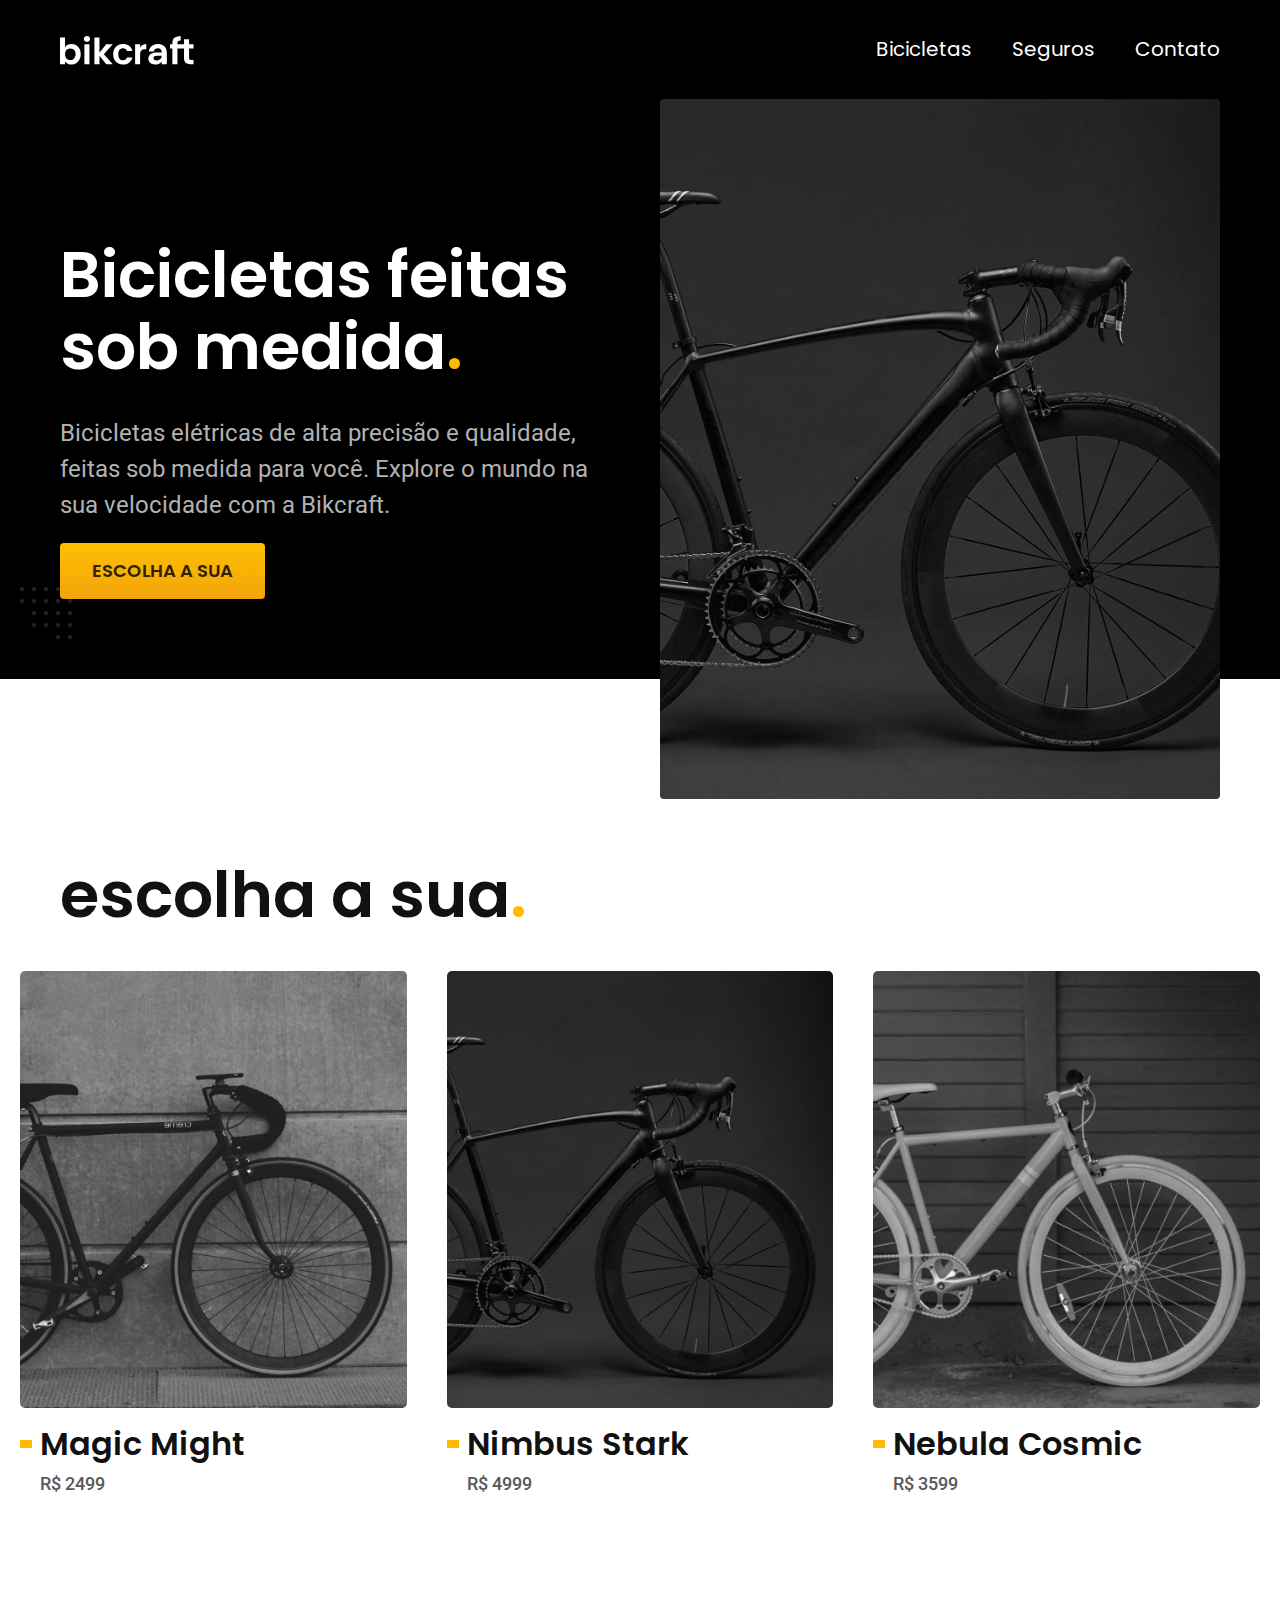
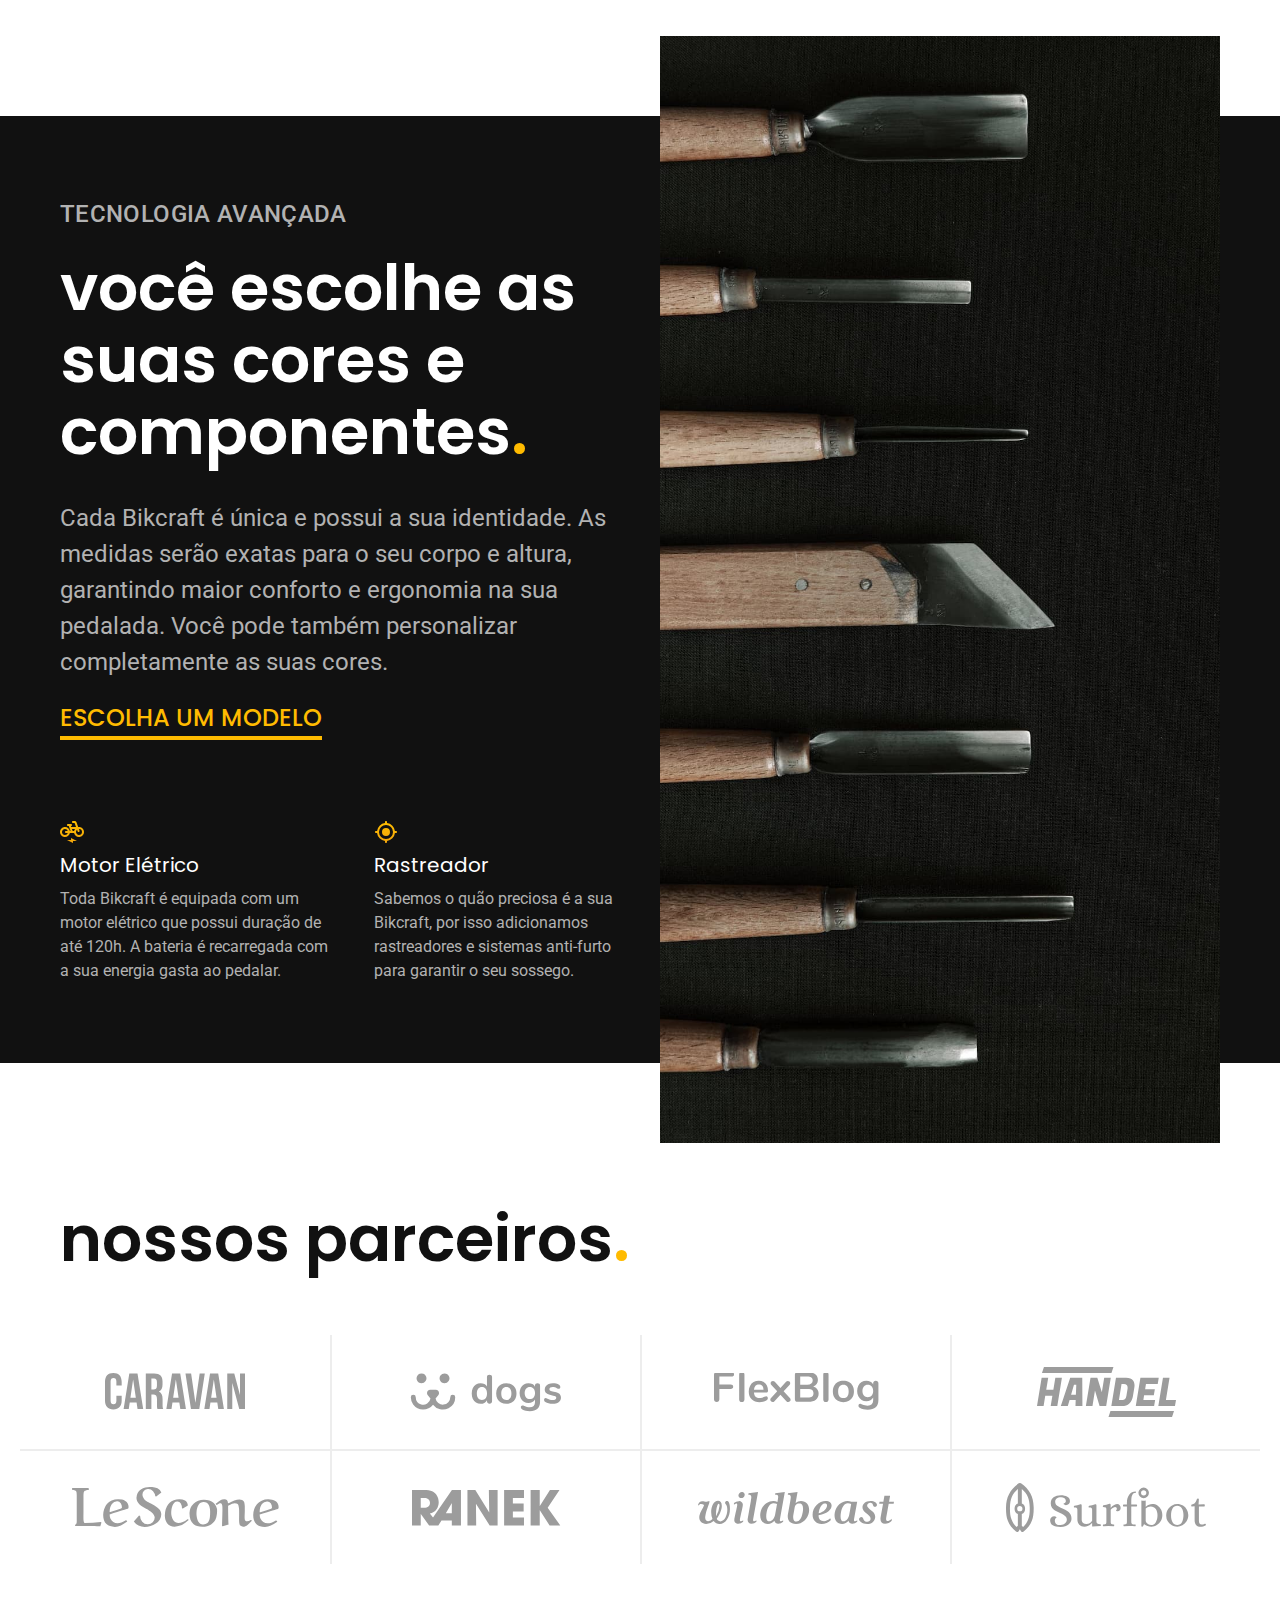
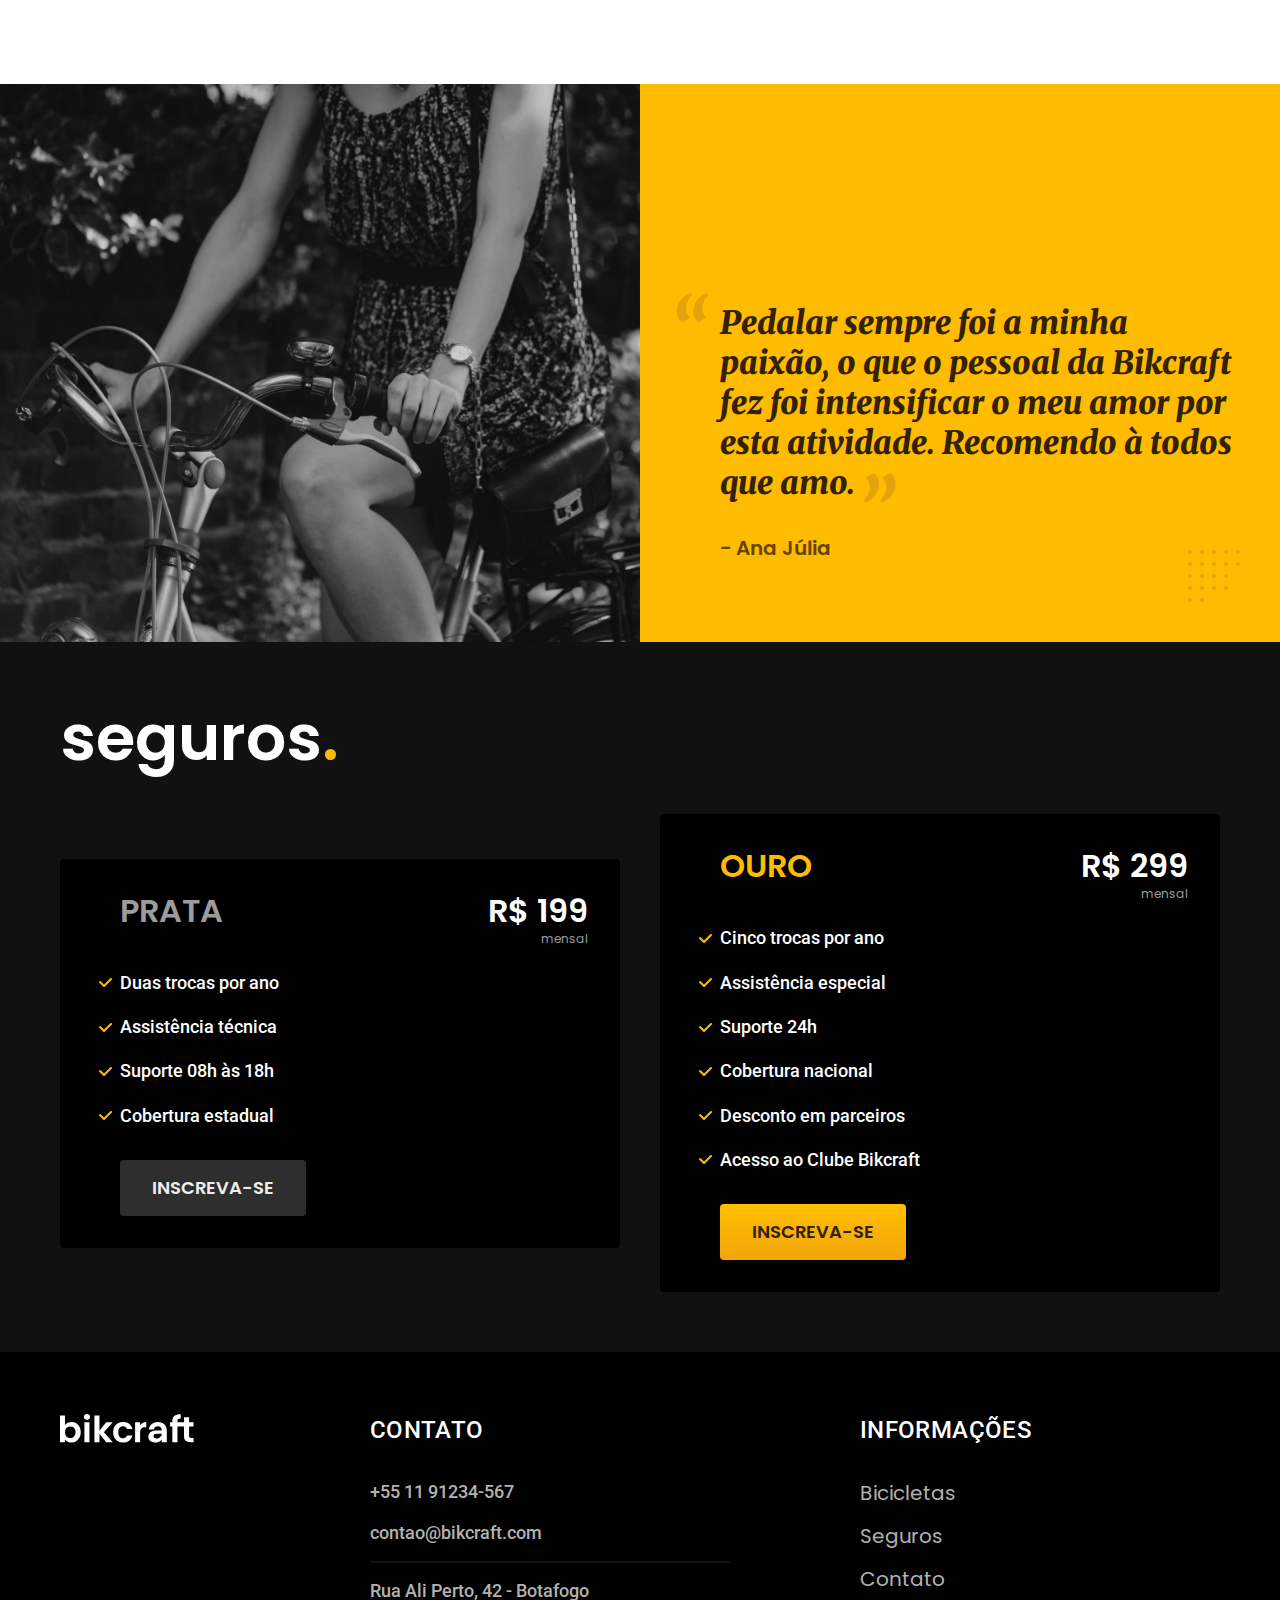
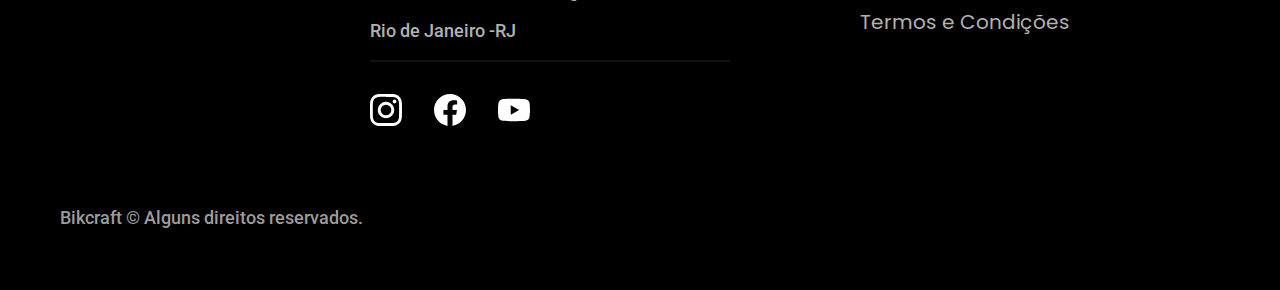
<file: index.html>
<!DOCTYPE html>
<html lang="pt-br">

<head>
  <meta charset="UTF-8">
  <meta name="viewport" content="width=device-width, initial-scale=1">
  <meta name="description" content="Bicicletas elétricas de alta precisão e qualidade, feitas sob medida para você. Explore o mundo na sua velocidade com a Bikcraft.">

  <link rel="icon" href="./favicon.svg" type="image/svg+xml">
  <link rel="preload" href="./css/style.min.css" as="style">
  <link rel="stylesheet" href="./css/style.min.css">

  <link rel="preconnect" href="https://fonts.googleapis.com">
  <link rel="preconnect" href="https://fonts.gstatic.com" crossorigin>
  <link href="https://fonts.googleapis.com/css2?family=Merriweather:ital,wght@1,900&family=Poppins:wght@400;600&family=Roboto:wght@400;500&display=swap" rel="stylesheet">

  <title>Bikcraft - Bicicletas Elétricas</title>
  <script>document.documentElement.classList.add('js');</script>
</head>

<body>
  <header class="header-bg">
    <div class="container header">
      <a href="./">
        <img src="./img/bikcraft.svg" width="136" height="32" alt="Bikcraft">
      </a>
      <nav aria-label="primaria">
        <ul class="header-menu font-1-m cor-0">
          <li><a href="./bicicletas.html">Bicicletas</a></li>
          <li><a href="./seguros.html">Seguros</a></li>
          <li><a href="./contato.html">Contato</a></li>
        </ul>
      </nav>
    </div>
  </header>

  <main class="introducao-bg">
    <div class="introducao container">
      <div class="introducao-conteudo">
        <h1 class="font-1-xxl cor-0 fadeInDown" data-anime="200">Bicicletas feitas sob medida<span class="cor-p1">.</span></h1>
        <p class="font-2-l cor-5 fadeInDown" data-anime="400">Bicicletas elétricas de alta precisão e qualidade, feitas sob medida para você. Explore o mundo na sua velocidade com a Bikcraft.</p>
        <a class="botao fadeInDown" data-anime="600" href="./bicicletas.html">Escolha a sua</a>
      </div>
      <picture data-anime="800" class="fadeInDown">
        <source media="(max-width: 800px)" srcset="./img/bicicletas/nimbus.jpg">
        <img src="./img/fotos/introducao.jpg" width="1280" height="1600" alt="Bicicleta elétrica preta">
      </picture>
    </div>
  </main>

  <article class="bicicletas-lista">
    <h2 class="container font-1-xxl">escolha a sua<span class="cor-p1">.</span></h2>

    <ul>
      <li>
        <a href="./bicicletas/magic.html">
          <img src="./img/bicicletas/magic-home.jpg" width="920" height="1040" alt="Bicileta preta">
          <h3 class="font-1-xl">Magic Might</h3>
          <span class="font-2-m cor-8">R$ 2499</span>
        </a>
      </li>
      <li>
        <a href="./bicicletas/nimbus.html">
          <img src="./img/bicicletas/nimbus-home.jpg" width="920" height="1040" alt="Bicileta preta">
          <h3 class="font-1-xl">Nimbus Stark</h3>
          <span class="font-2-m cor-8">R$ 4999</span>
        </a>
      </li>
      <li>
        <a href="./bicicletas/nebula.html">
          <img src="./img/bicicletas/nebula-home.jpg" width="920" height="1040" alt="Bicileta preta">
          <h3 class="font-1-xl">Nebula Cosmic</h3>
          <span class="font-2-m cor-8">R$ 3599</span>
        </a>
      </li>
    </ul>

  </article>

  <article class="tecnologia-bg">
    <div class="tecnologia container">

      <div class="tecnologia-conteudo">
        <span class="font-2-l-b cor-5">Tecnologia avançada</span>
        <h2 class="font-1-xxl cor-0">você escolhe as suas cores e componentes<span class="cor-p1">.</span></h2>
        <p class="font-2-l cor-5">Cada Bikcraft é única e possui a sua identidade. As medidas serão exatas para o seu corpo e altura, garantindo maior conforto e ergonomia na sua pedalada. Você pode também personalizar completamente as suas cores.</p>
        <a class="link" href="./bicicletas.html">Escolha um modelo</a>

        <div class="tecnologia-vantagens">
          <div>
            <img src="./img/icones/eletrica.svg" width="24" height="24" alt="">
            <h3 class="font-1-m cor-0">Motor Elétrico</h3>
            <p class="font-2-s cor-5">Toda Bikcraft é equipada com um motor elétrico que possui duração de até 120h. A bateria é recarregada com a sua energia gasta ao pedalar.</p>
          </div>
          <div>
            <img src="./img/icones/rastreador.svg" width="24" height="24" alt="">
            <h3 class="font-1-m cor-0">Rastreador</h3>
            <p class="font-2-s cor-5">Sabemos o quão preciosa é a sua Bikcraft, por isso adicionamos rastreadores e sistemas anti-furto para garantir o seu sossego.</p>
          </div>
        </div>

      </div>

      <div class="tecnologia-imagem">
        <img src="./img/fotos/tecnologia.jpg" width="1200" height="1920" alt="">
      </div>

    </div>
  </article>

  <section class="parceiros" aria-label="Nossos parceiros">
    <h2 class="container font-1-xxl">nossos parceiros<span class="cor-p1">.</span></h2>

    <ul>
      <li><img src="./img/parceiros/caravan.svg" width="140" height="38" alt="caravan"></li>
      <li><img src="./img/parceiros/dogs.svg" width="152" height="39" alt="dogs"></li>
      <li><img src="./img/parceiros/flexblog.svg" width="165" height="38" alt="flexblog"></li>
      <li><img src="./img/parceiros/handel.svg" width="139" height="50" alt="handel"></li>
      <li><img src="./img/parceiros/lescone.svg" width="208" height="41" alt="lescone"></li>
      <li><img src="./img/parceiros/ranek.svg" width="149" height="36" alt="ranek"></li>
      <li><img src="./img/parceiros/wildbeast.svg" width="196" height="34" alt="wildbeast"></li>
      <li><img src="./img/parceiros/surfbot.svg" width="200" height="49" alt="surfbot"></li>
    </ul>

  </section>

  <section class="depoimento" aria-label="depoimento">
    <div>
      <img src="./img/fotos/depoimento.jpg" width="1560" height="1360" alt="Pessoa pedalando uma bicicleta bikcraft">
    </div>

    <div class="depoimento-conteudo">
      <blockquote class="font-1-xl cor-p5">
        <p>Pedalar sempre foi a minha paixão, o que o pessoal da Bikcraft fez foi intensificar o meu amor por esta atividade. Recomendo à todos que amo.</p>
      </blockquote>
      <span class="font-1-m-b cor-p4">- Ana Júlia</span>
    </div>
  </section>

  <article class="seguros-bg">
    <div class="seguros container">

      <h2 class="font-1-xxl cor-0">seguros<span class="cor-p1">.</span></h2>
      <div class="seguros-item">
        <h3 class="font-1-xl cor-6">PRATA</h3>
        <span class="font-1-xl cor-0">R$ 199 <span class="font-1-xs cor-6">mensal</span></span>
        <ul class="font-2-m cor-0">
          <li>Duas trocas por ano</li>
          <li>Assistência técnica</li>
          <li>Suporte 08h às 18h</li>
          <li>Cobertura estadual</li>
        </ul>
        <a class="botao secundario" href="./orcamento.html">Inscreva-se</a>
      </div>

      <div class="seguros-item">
        <h3 class="font-1-xl cor-p1">OURO</h3>
        <span class="font-1-xl cor-0">R$ 299 <span class="font-1-xs cor-6">mensal</span></span>
        <ul class="font-2-m cor-0">
          <li>Cinco trocas por ano</li>
          <li>Assistência especial</li>
          <li>Suporte 24h</li>
          <li>Cobertura nacional</li>
          <li>Desconto em parceiros</li>
          <li>Acesso ao Clube Bikcraft</li>
        </ul>
        <a class="botao" href="./orcamento.html">Inscreva-se</a>
      </div>

    </div>
  </article>

  <footer class="footer-bg">
    <div class="footer container">

      <img src="./img/bikcraft.svg" width="136" height="32" alt="bikcraft">
      <div class="footer-contato">
        <h3 class="font-2-l-b cor-0">Contato</h3>
        <ul class="cor-5 font-2-m">
          <li><a href="tel:+551191234567">+55 11 91234-567</a></li>
          <li><a href="mailto:contato@bikcraft.com">contao@bikcraft.com</a></li>
          <li>Rua Ali Perto, 42 - Botafogo</li>
          <li>Rio de Janeiro -RJ</li>
        </ul>

        <div class="footer-redes">
          <a href="./">
            <img src="./img/redes/instagram.svg" width="32" height="32" alt="Instagram">
          </a>
          <a href="./">
            <img src="./img/redes/facebook.svg" width="32" height="32" alt="Facebook">
          </a>
          <a href="./">
            <img src="./img/redes/youtube.svg" width="32" height="32" alt="Youtube">
          </a>
        </div>

      </div>

      <div class="footer-informacoes">
        <h3 class="font-2-l-b cor-0">Informações</h3>
        <nav>
          <ul class="cor-5 font-1-m">
            <li><a href="./bicicletas.html">Bicicletas</a></li>
            <li><a href="./seguros.html"> Seguros</a></li>
            <li><a href="./contato.html">Contato</a></li>
            <li><a href="./termos.html">Termos e Condições</a></li>
          </ul>
        </nav>
      </div>
      <p class="footer-copy font-2-m cor-6">Bikcraft © Alguns direitos reservados.</p>
    </div>
  </footer>
  <script src="./js/plugins/simple-anime.js"></script>
  <script src="./js/script.js"></script>
</body>

</html>
</file>
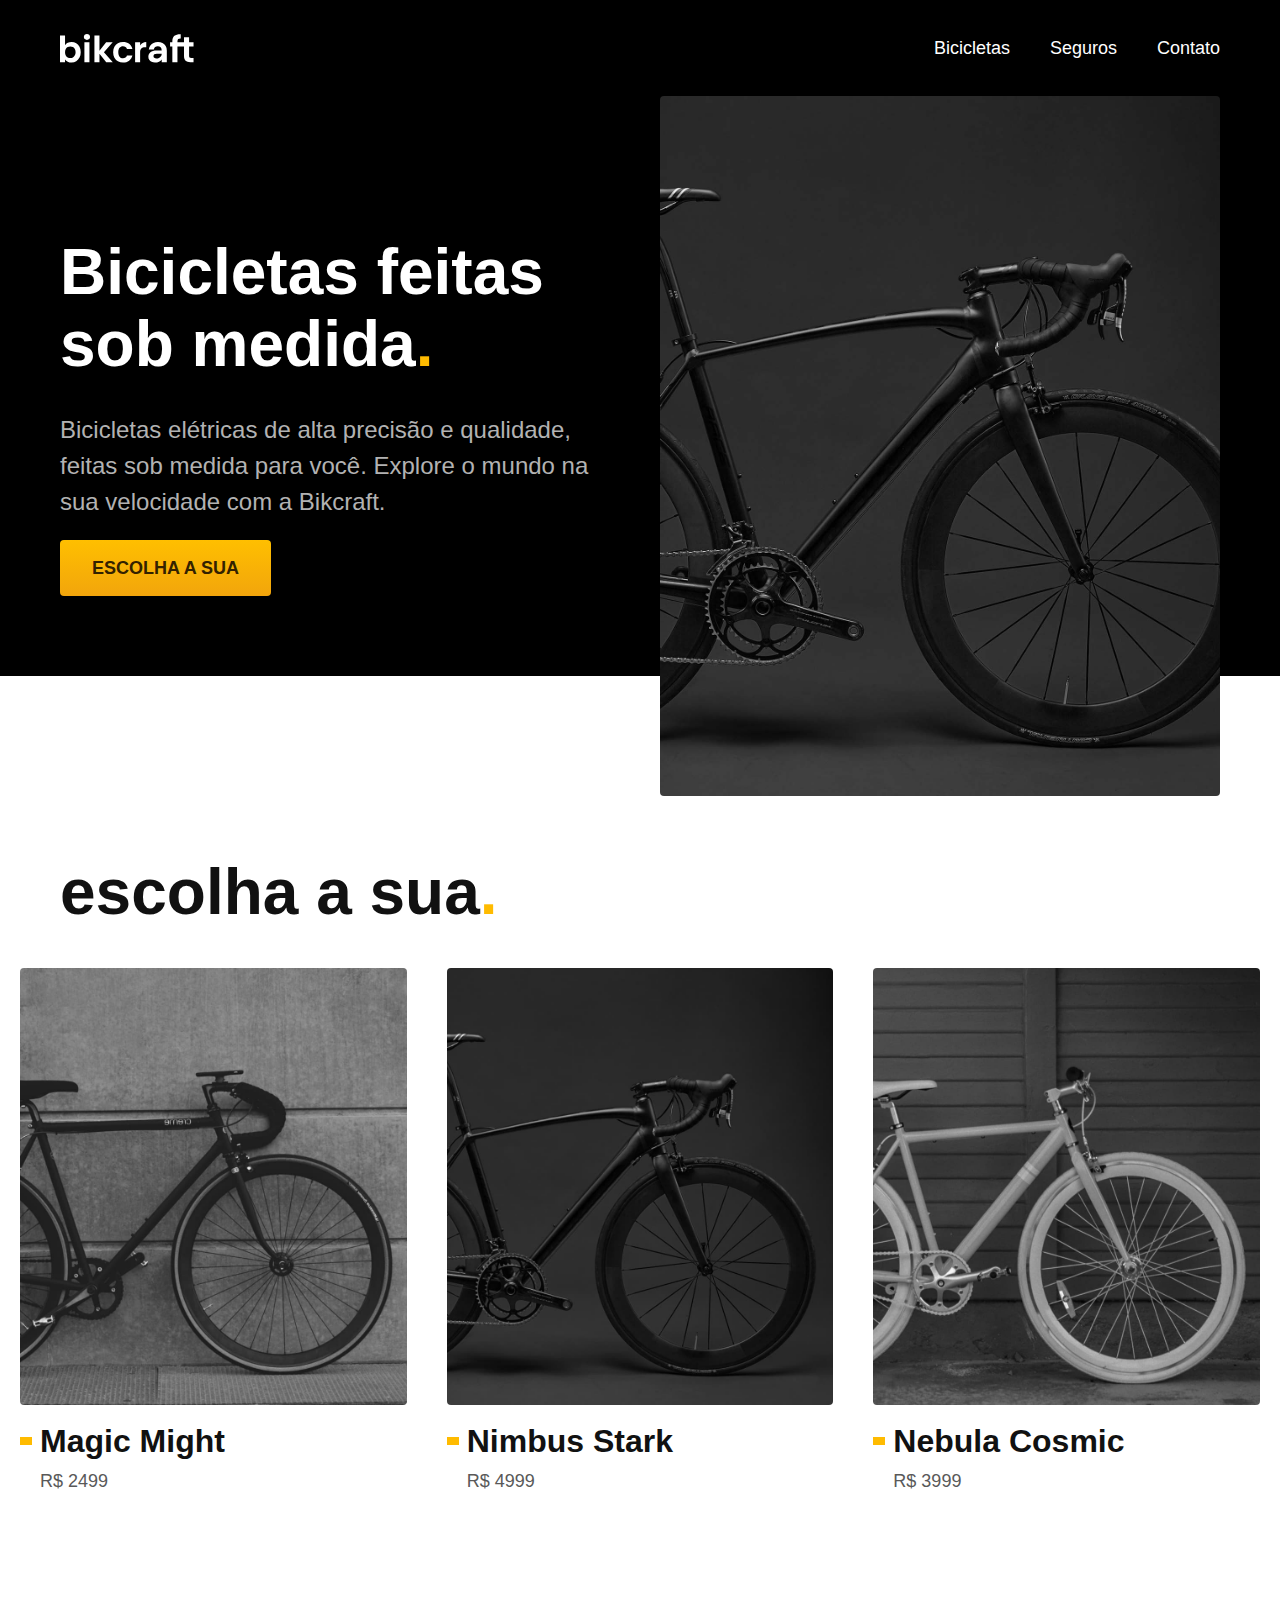
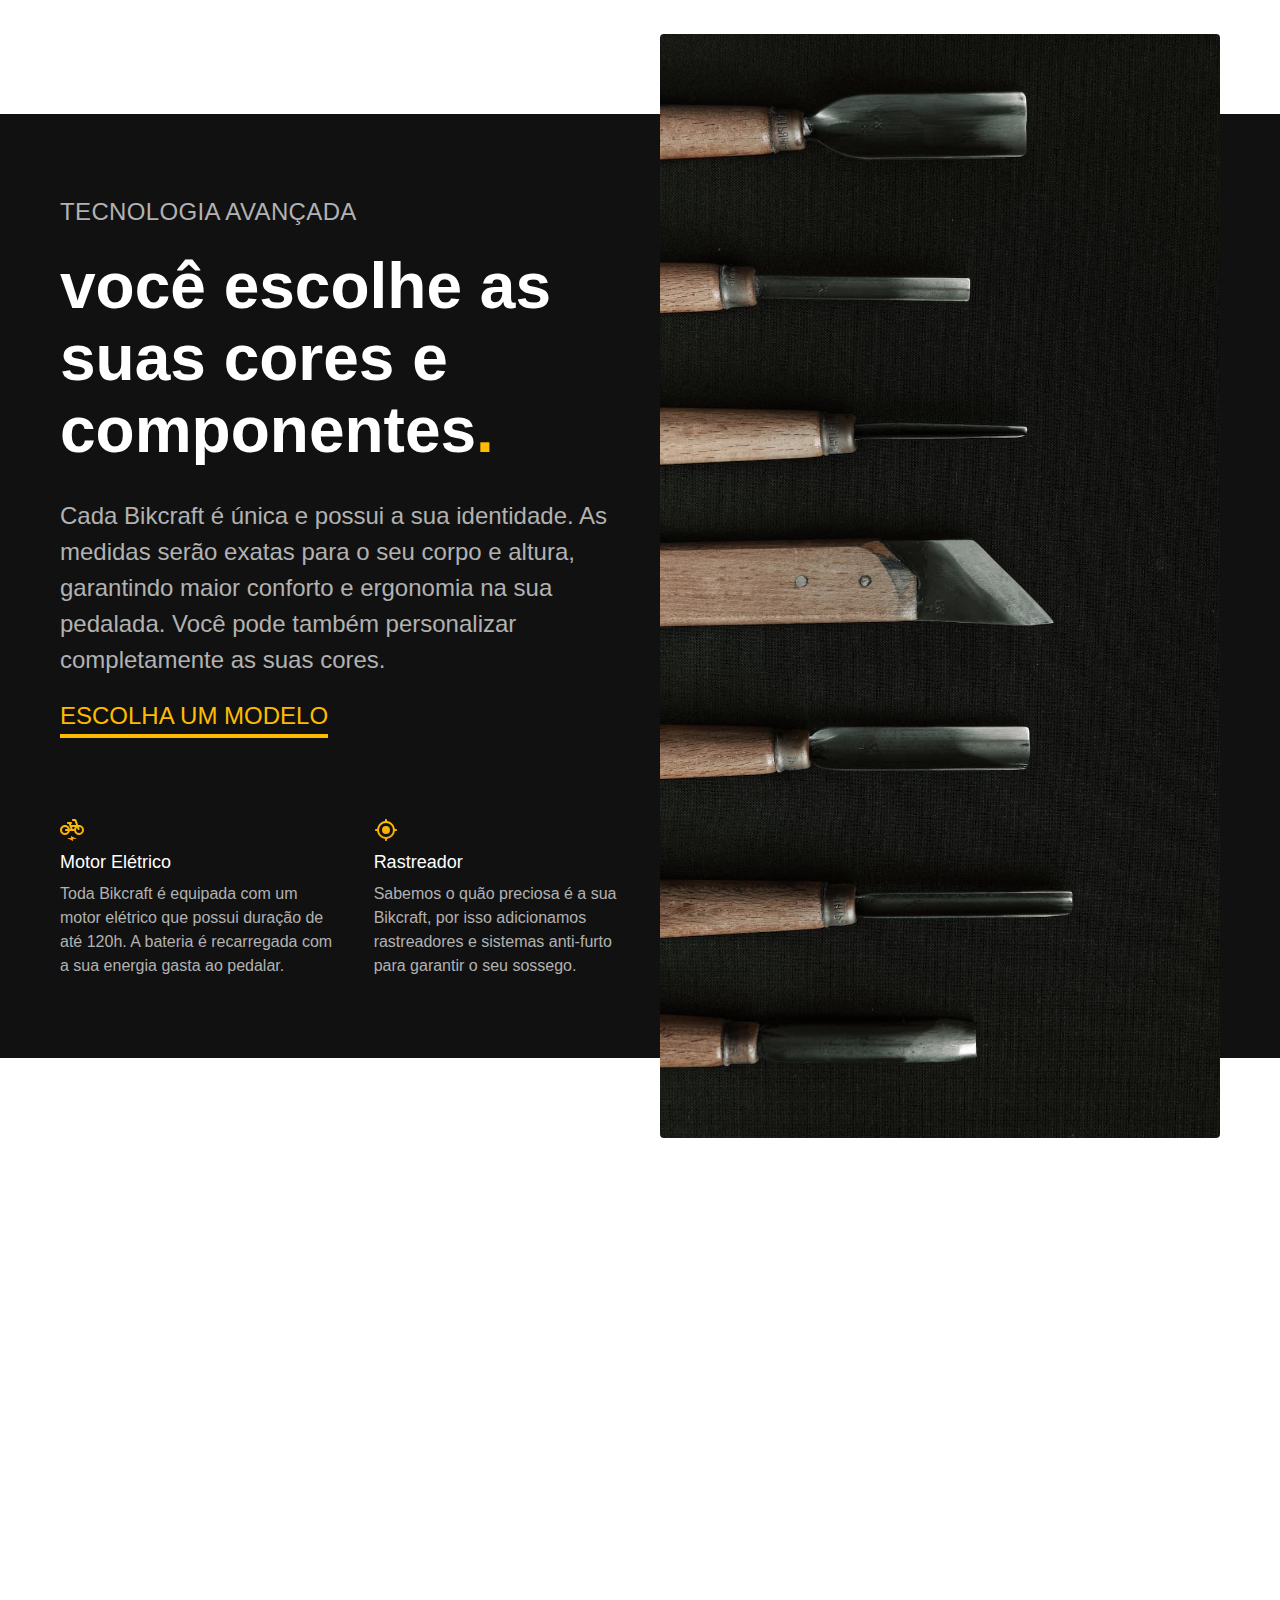
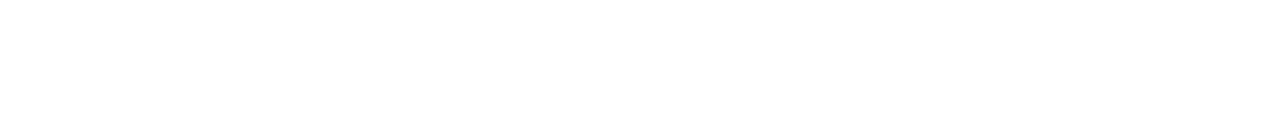
<file: 10-projeto-final/1014-tecnologia/index.html>
<!DOCTYPE html>
<html lang="pt-br">

<head>
  <meta charset="UTF-8">
  <meta name="viewport" content="width=device-width, initial-scale=1.0">

  <title>Bikcraft - Bicicletas Elétricas</title>
  <meta name="description" content="Bicicletas elétricas de alta precisão e qualidade, feitas sob medida para o cliente. Explore o mundo na sua velocidade com a Bikcraft.">

  <link rel="stylesheet" href="./css/style.css">
</head>

<body>
  <header class="header-bg">
    <div class="header container">
      <a href="./">
        <img src="./img/bikcraft.svg" alt="Bikcraft">
      </a>

      <nav aria-label="primaria">
        <ul class="header-menu font-1-m cor-0">
          <li><a href="./bicicletas.html">Bicicletas</a></li>
          <li><a href="./seguros.html">Seguros</a></li>
          <li><a href="./contato.html">Contato</a></li>
        </ul>
      </nav>
    </div>
  </header>

  <main class="introducao-bg">
    <div class="introducao container">
      <div class="introducao-conteudo">
        <h1 class="font-1-xxl cor-0">Bicicletas feitas sob medida<span class="cor-p1">.</span></h1>
        <p class="font-2-l cor-5">Bicicletas elétricas de alta precisão e qualidade, feitas sob medida para você. Explore o mundo na sua velocidade com a Bikcraft.</p>
        <a class="botao" href="./bicicletas.html">Escolha a sua</a>
      </div>
      <div>
        <img src="./img/fotos/introducao.jpg" alt="Bicicleta elétrica preta.">
      </div>
    </div>
  </main>

  <article class="bicicletas-lista">
    <h2 class="container font-1-xxl">escolha a sua<span class="cor-p1">.</span></h2>

    <ul>
      <li>
        <a href="./bicicletas/magic.html">
          <img src="./img/bicicletas/magic-home.jpg" alt="Bicicleta preta">
          <h3 class="font-1-xl">Magic Might</h3>
          <span class="font-2-m cor-8">R$ 2499</span>
        </a>
      </li>
      <li>
        <a href="./bicicletas/nimbus.html">
          <img src="./img/bicicletas/nimbus-home.jpg" alt="Bicicleta preta">
          <h3 class="font-1-xl">Nimbus Stark</h3>
          <span class="font-2-m cor-8">R$ 4999</span>
        </a>
      </li>
      <li>
        <a href="./bicicletas/nebula.html">
          <img src="./img/bicicletas/nebula-home.jpg" alt="Bicicleta preta">
          <h3 class="font-1-xl">Nebula Cosmic</h3>
          <span class="font-2-m cor-8">R$ 3999</span>
        </a>
      </li>
    </ul>
  </article>

  <article class="tecnologia-bg">
    <div class="tecnologia container">
      <div class="tecnologia-conteudo">
        <span class="font-2-l-b cor-5">Tecnologia Avançada</span>
        <h2 class="font-1-xxl cor-0">você escolhe as suas cores e componentes<span class="cor-p1">.</span></h2>
        <p class="font-2-l cor-5">Cada Bikcraft é única e possui a sua identidade. As medidas serão exatas para o seu corpo e altura, garantindo maior conforto e ergonomia na sua pedalada. Você pode também personalizar completamente as suas cores.</p>
        <a class="link" href="./bicicletas.html">Escolha um modelo</a>
        <div class="tecnologia-vantagens">
          <div>
            <img src="./img/icones/eletrica.svg" alt="">
            <h3 class="font-1-m cor-0">Motor Elétrico</h3>
            <p class="font-2-s cor-5">Toda Bikcraft é equipada com um motor elétrico que possui duração de até 120h. A bateria é recarregada com a sua energia gasta ao pedalar.</p>
          </div>
          <div>
            <img src="./img/icones/rastreador.svg" alt="">
            <h3 class="font-1-m cor-0">Rastreador</h3>
            <p class="font-2-s cor-5">Sabemos o quão preciosa é a sua Bikcraft, por isso adicionamos rastreadores e sistemas anti-furto para garantir o seu sossego.</p>
          </div>
        </div>
      </div>
      <div class="tecnologia-imagem">
        <img src="./img/fotos/tecnologia.jpg" alt="">
      </div>
    </div>
  </article>
</body>

</html>
</file>
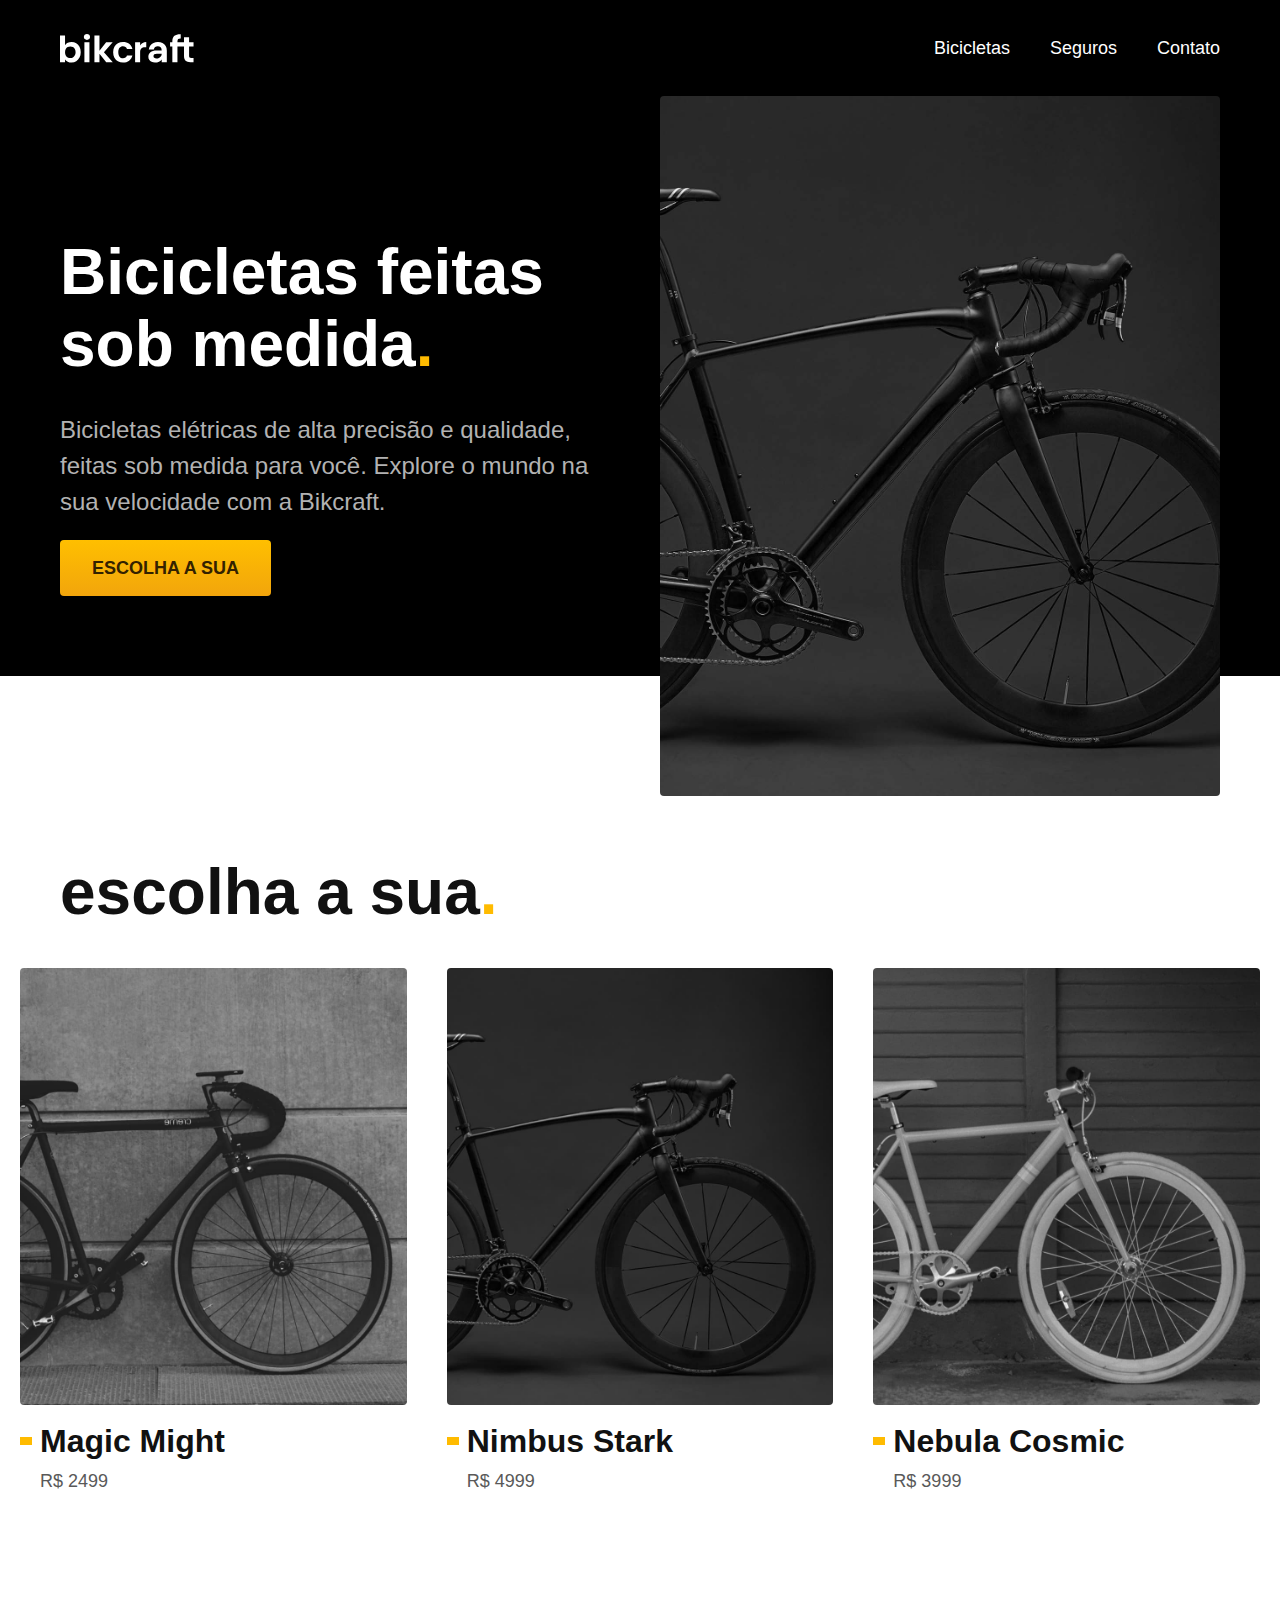
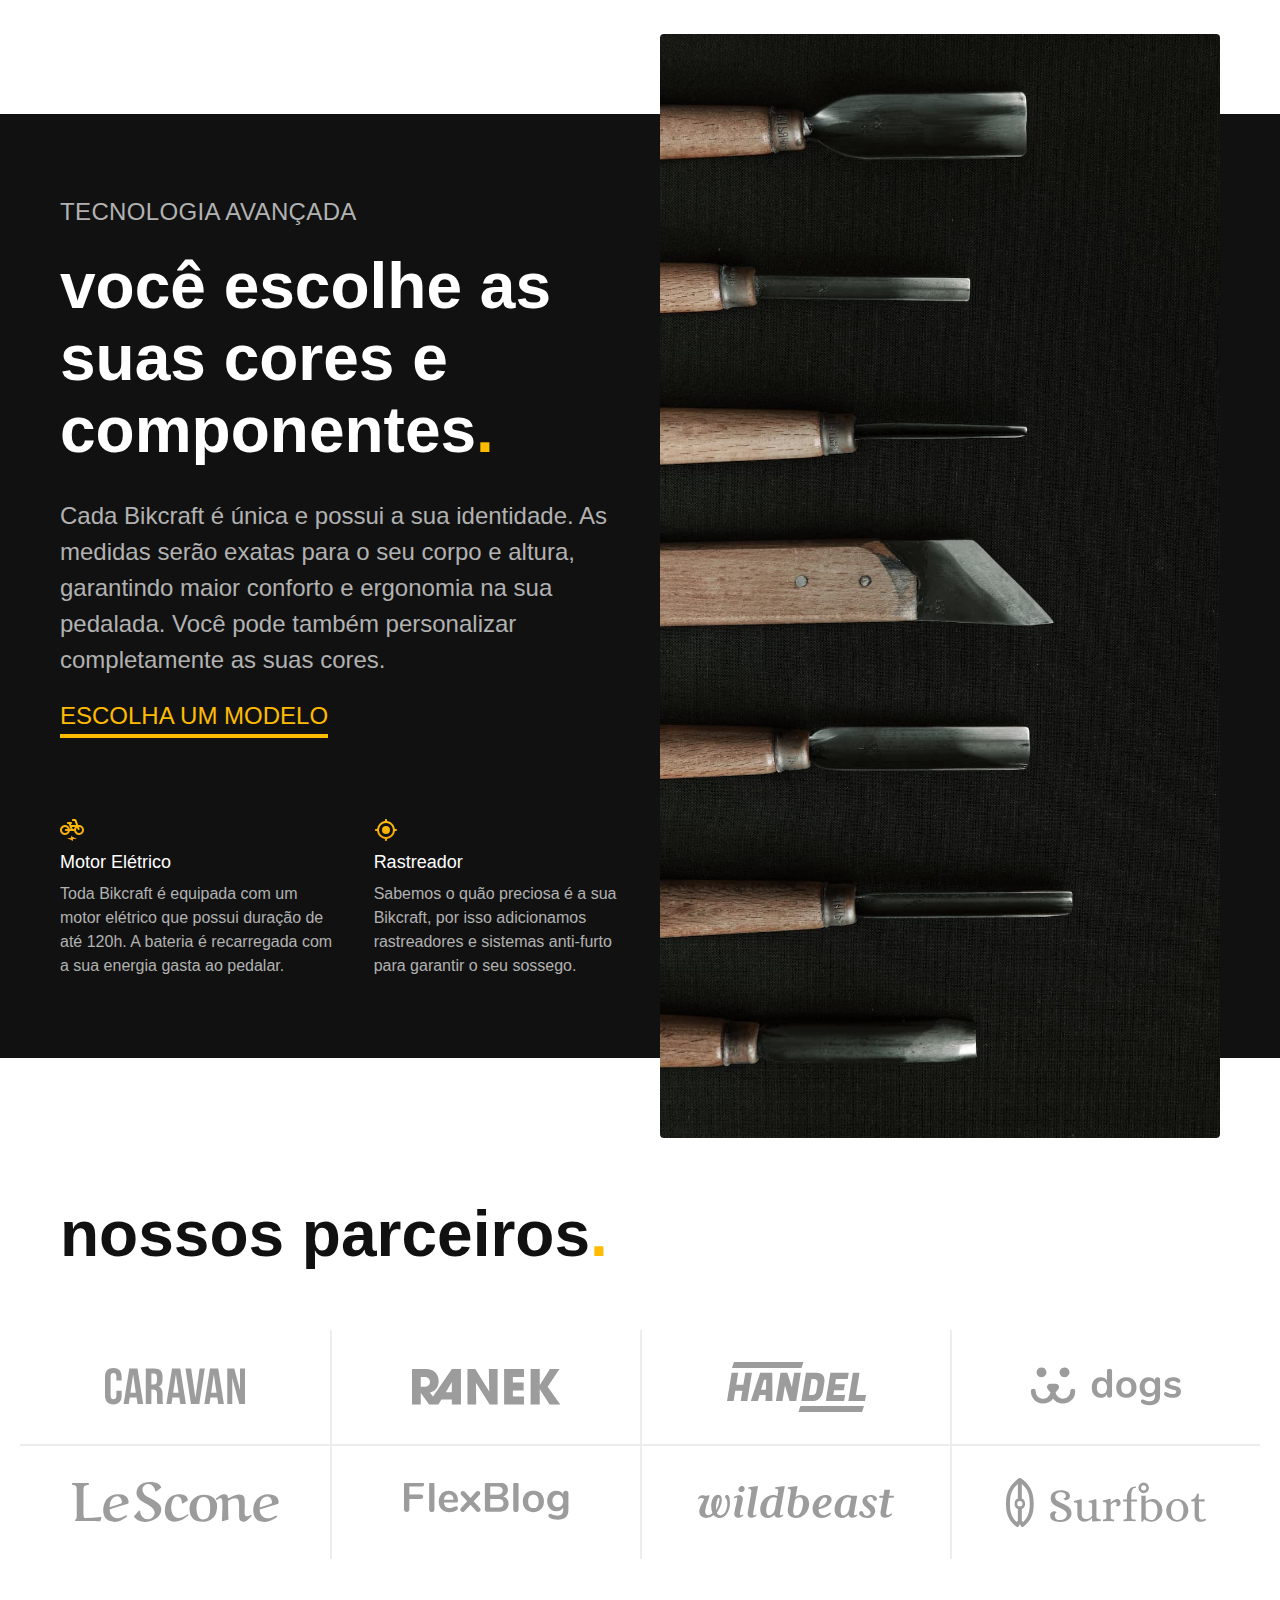
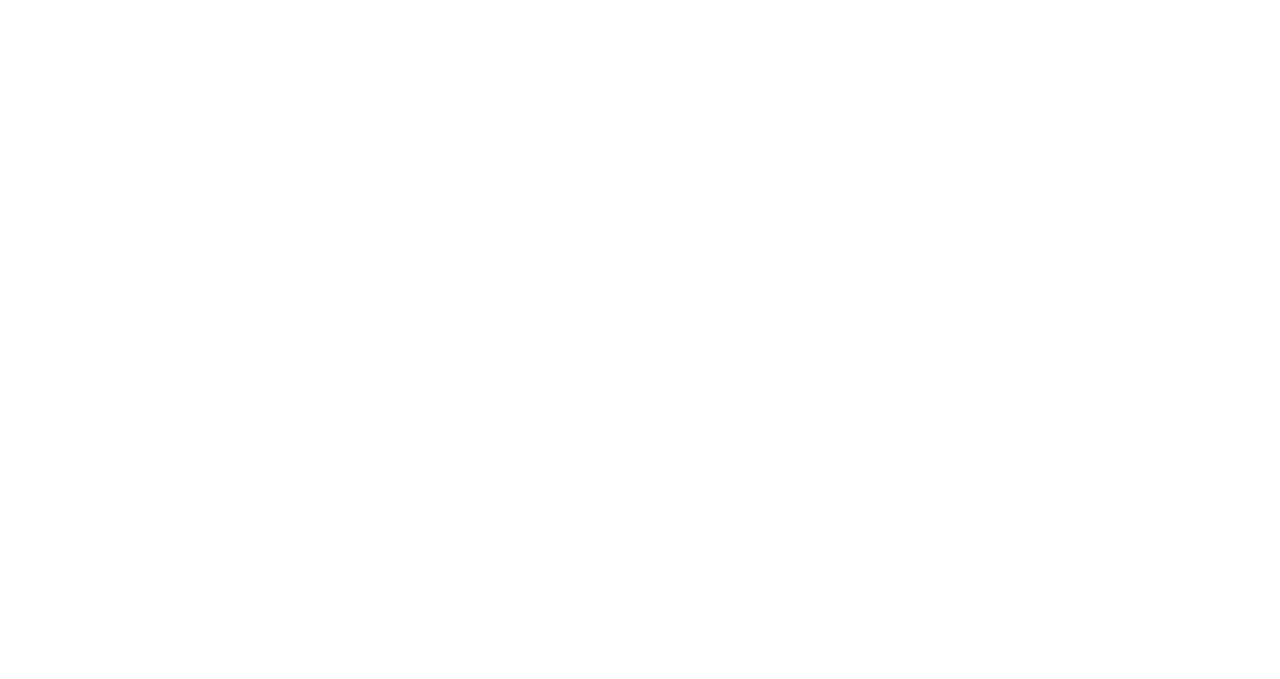
<file: 10-projeto-final/1015-parceiros/index.html>
<!DOCTYPE html>
<html lang="pt-br">

<head>
  <meta charset="UTF-8">
  <meta name="viewport" content="width=device-width, initial-scale=1.0">

  <title>Bikcraft - Bicicletas Elétricas</title>
  <meta name="description" content="Bicicletas elétricas de alta precisão e qualidade, feitas sob medida para o cliente. Explore o mundo na sua velocidade com a Bikcraft.">

  <link rel="stylesheet" href="./css/style.css">
</head>

<body>
  <header class="header-bg">
    <div class="header container">
      <a href="./">
        <img src="./img/bikcraft.svg" alt="Bikcraft">
      </a>

      <nav aria-label="primaria">
        <ul class="header-menu font-1-m cor-0">
          <li><a href="./bicicletas.html">Bicicletas</a></li>
          <li><a href="./seguros.html">Seguros</a></li>
          <li><a href="./contato.html">Contato</a></li>
        </ul>
      </nav>
    </div>
  </header>

  <main class="introducao-bg">
    <div class="introducao container">
      <div class="introducao-conteudo">
        <h1 class="font-1-xxl cor-0">Bicicletas feitas sob medida<span class="cor-p1">.</span></h1>
        <p class="font-2-l cor-5">Bicicletas elétricas de alta precisão e qualidade, feitas sob medida para você. Explore o mundo na sua velocidade com a Bikcraft.</p>
        <a class="botao" href="./bicicletas.html">Escolha a sua</a>
      </div>
      <div>
        <img src="./img/fotos/introducao.jpg" alt="Bicicleta elétrica preta.">
      </div>
    </div>
  </main>

  <article class="bicicletas-lista">
    <h2 class="container font-1-xxl">escolha a sua<span class="cor-p1">.</span></h2>

    <ul>
      <li>
        <a href="./bicicletas/magic.html">
          <img src="./img/bicicletas/magic-home.jpg" alt="Bicicleta preta">
          <h3 class="font-1-xl">Magic Might</h3>
          <span class="font-2-m cor-8">R$ 2499</span>
        </a>
      </li>
      <li>
        <a href="./bicicletas/nimbus.html">
          <img src="./img/bicicletas/nimbus-home.jpg" alt="Bicicleta preta">
          <h3 class="font-1-xl">Nimbus Stark</h3>
          <span class="font-2-m cor-8">R$ 4999</span>
        </a>
      </li>
      <li>
        <a href="./bicicletas/nebula.html">
          <img src="./img/bicicletas/nebula-home.jpg" alt="Bicicleta preta">
          <h3 class="font-1-xl">Nebula Cosmic</h3>
          <span class="font-2-m cor-8">R$ 3999</span>
        </a>
      </li>
    </ul>
  </article>

  <article class="tecnologia-bg">
    <div class="tecnologia container">
      <div class="tecnologia-conteudo">
        <span class="font-2-l-b cor-5">Tecnologia Avançada</span>
        <h2 class="font-1-xxl cor-0">você escolhe as suas cores e componentes<span class="cor-p1">.</span></h2>
        <p class="font-2-l cor-5">Cada Bikcraft é única e possui a sua identidade. As medidas serão exatas para o seu corpo e altura, garantindo maior conforto e ergonomia na sua pedalada. Você pode também personalizar completamente as suas cores.</p>
        <a class="link" href="./bicicletas.html">Escolha um modelo</a>
        <div class="tecnologia-vantagens">
          <div>
            <img src="./img/icones/eletrica.svg" alt="">
            <h3 class="font-1-m cor-0">Motor Elétrico</h3>
            <p class="font-2-s cor-5">Toda Bikcraft é equipada com um motor elétrico que possui duração de até 120h. A bateria é recarregada com a sua energia gasta ao pedalar.</p>
          </div>
          <div>
            <img src="./img/icones/rastreador.svg" alt="">
            <h3 class="font-1-m cor-0">Rastreador</h3>
            <p class="font-2-s cor-5">Sabemos o quão preciosa é a sua Bikcraft, por isso adicionamos rastreadores e sistemas anti-furto para garantir o seu sossego.</p>
          </div>
        </div>
      </div>
      <div class="tecnologia-imagem">
        <img src="./img/fotos/tecnologia.jpg" alt="">
      </div>
    </div>
  </article>

  <section class="parceiros" aria-label="Nossos Parceiros">
    <h2 class="container font-1-xxl">nossos parceiros<span class="cor-p1">.</span></h2>

    <ul>
      <li><img src="./img/parceiros/caravan.svg" alt="caravan"></li>
      <li><img src="./img/parceiros/ranek.svg" alt="ranek"></li>
      <li><img src="./img/parceiros/handel.svg" alt="handel"></li>
      <li><img src="./img/parceiros/dogs.svg" alt="dogs"></li>
      <li><img src="./img/parceiros/lescone.svg" alt="lescone"></li>
      <li><img src="./img/parceiros/flexblog.svg" alt="flexblog"></li>
      <li><img src="./img/parceiros/wildbeast.svg" alt="wildbeast"></li>
      <li><img src="./img/parceiros/surfbot.svg" alt="surfbot"></li>
    </ul>
  </section>
</body>

</html>
</file>
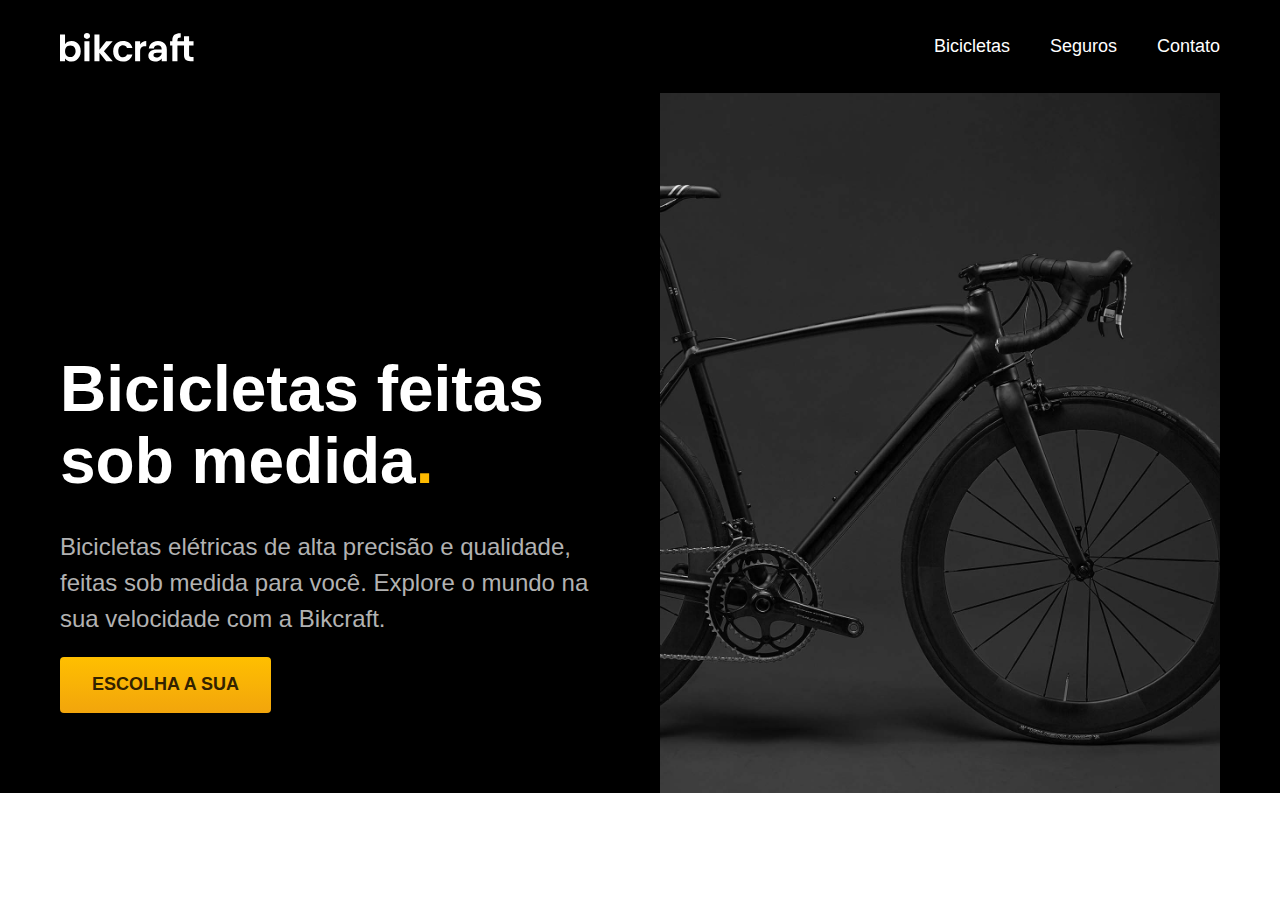
<file: 10-projeto-final/1005-introducao/bikcraft/index.html>
<!DOCTYPE html>
<html lang="pt-br">

<head>
  <meta charset="UTF-8">
  <meta name="viewport" content="width=device-width, initial-scale=1.0">

  <title>Bikcraft - Bicicletas Elétricas</title>
  <meta name="description" content="Bicicletas elétricas de alta precisão e qualidade,  feitas sob medida para o cliente. Explore o mundo na sua velocidade com a Bikcraft.">

  <link rel="stylesheet" href="./css/style.css">
</head>

<body>
  <header class="header-bg">
    <div class="header">
      <a href="./">
        <img src="./img/bikcraft.svg" alt="Bikcraft">
      </a>

      <nav aria-label="primaria">
        <ul class="header-menu">
          <li><a href="./bicicletas.html">Bicicletas</a></li>
          <li><a href="./seguros.html">Seguros</a></li>
          <li><a href="./contato.html">Contato</a></li>
        </ul>
      </nav>
    </div>
  </header>

  <main class="introducao-bg">
    <div class="introducao">
      <div class="introducao-conteudo">
        <h1>Bicicletas feitas sob medida<span>.</span></h1>
        <p>Bicicletas elétricas de alta precisão e qualidade, feitas sob medida para você. Explore o mundo na sua velocidade com a Bikcraft.</p>
        <a href="./bicicletas.html">Escolha a sua</a>
      </div>
      <img src="./img/fotos/introducao.jpg" alt="Bicicleta elétrica preta.">
    </div>
  </main>
</body>

</html>
</file>
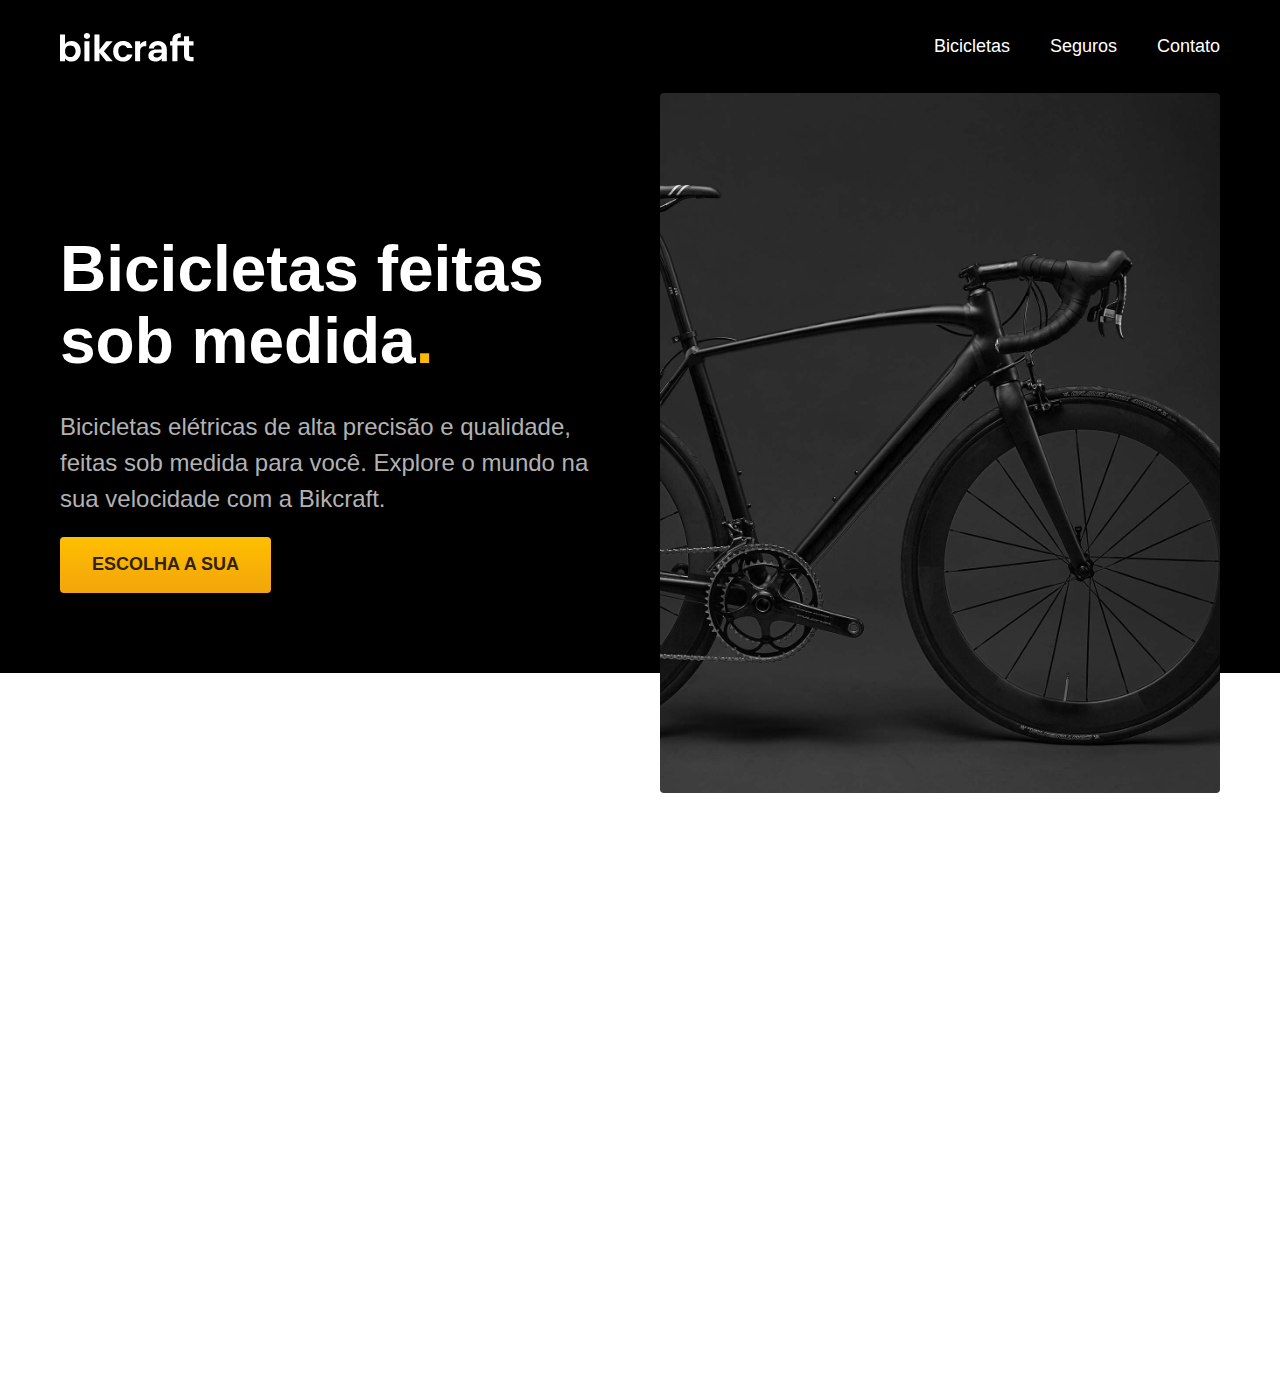
<file: 10-projeto-final/1006-box-shadow/bikcraft/index.html>
<!DOCTYPE html>
<html lang="pt-br">

<head>
  <meta charset="UTF-8">
  <meta name="viewport" content="width=device-width, initial-scale=1.0">

  <title>Bikcraft - Bicicletas Elétricas</title>
  <meta name="description" content="Bicicletas elétricas de alta precisão e qualidade,  feitas sob medida para o cliente. Explore o mundo na sua velocidade com a Bikcraft.">

  <link rel="stylesheet" href="./css/style.css">
</head>

<body>
  <header class="header-bg">
    <div class="header">
      <a href="./">
        <img src="./img/bikcraft.svg" alt="Bikcraft">
      </a>

      <nav aria-label="primaria">
        <ul class="header-menu">
          <li><a href="./bicicletas.html">Bicicletas</a></li>
          <li><a href="./seguros.html">Seguros</a></li>
          <li><a href="./contato.html">Contato</a></li>
        </ul>
      </nav>
    </div>
  </header>

  <main class="introducao-bg">
    <div class="introducao">
      <div class="introducao-conteudo">
        <h1>Bicicletas feitas sob medida<span>.</span></h1>
        <p>Bicicletas elétricas de alta precisão e qualidade, feitas sob medida para você. Explore o mundo na sua velocidade com a Bikcraft.</p>
        <a href="./bicicletas.html">Escolha a sua</a>
      </div>
      <div>
        <img src="./img/fotos/introducao.jpg" alt="Bicicleta elétrica preta.">
      </div>
    </div>
  </main>

</body>

</html>
</file>
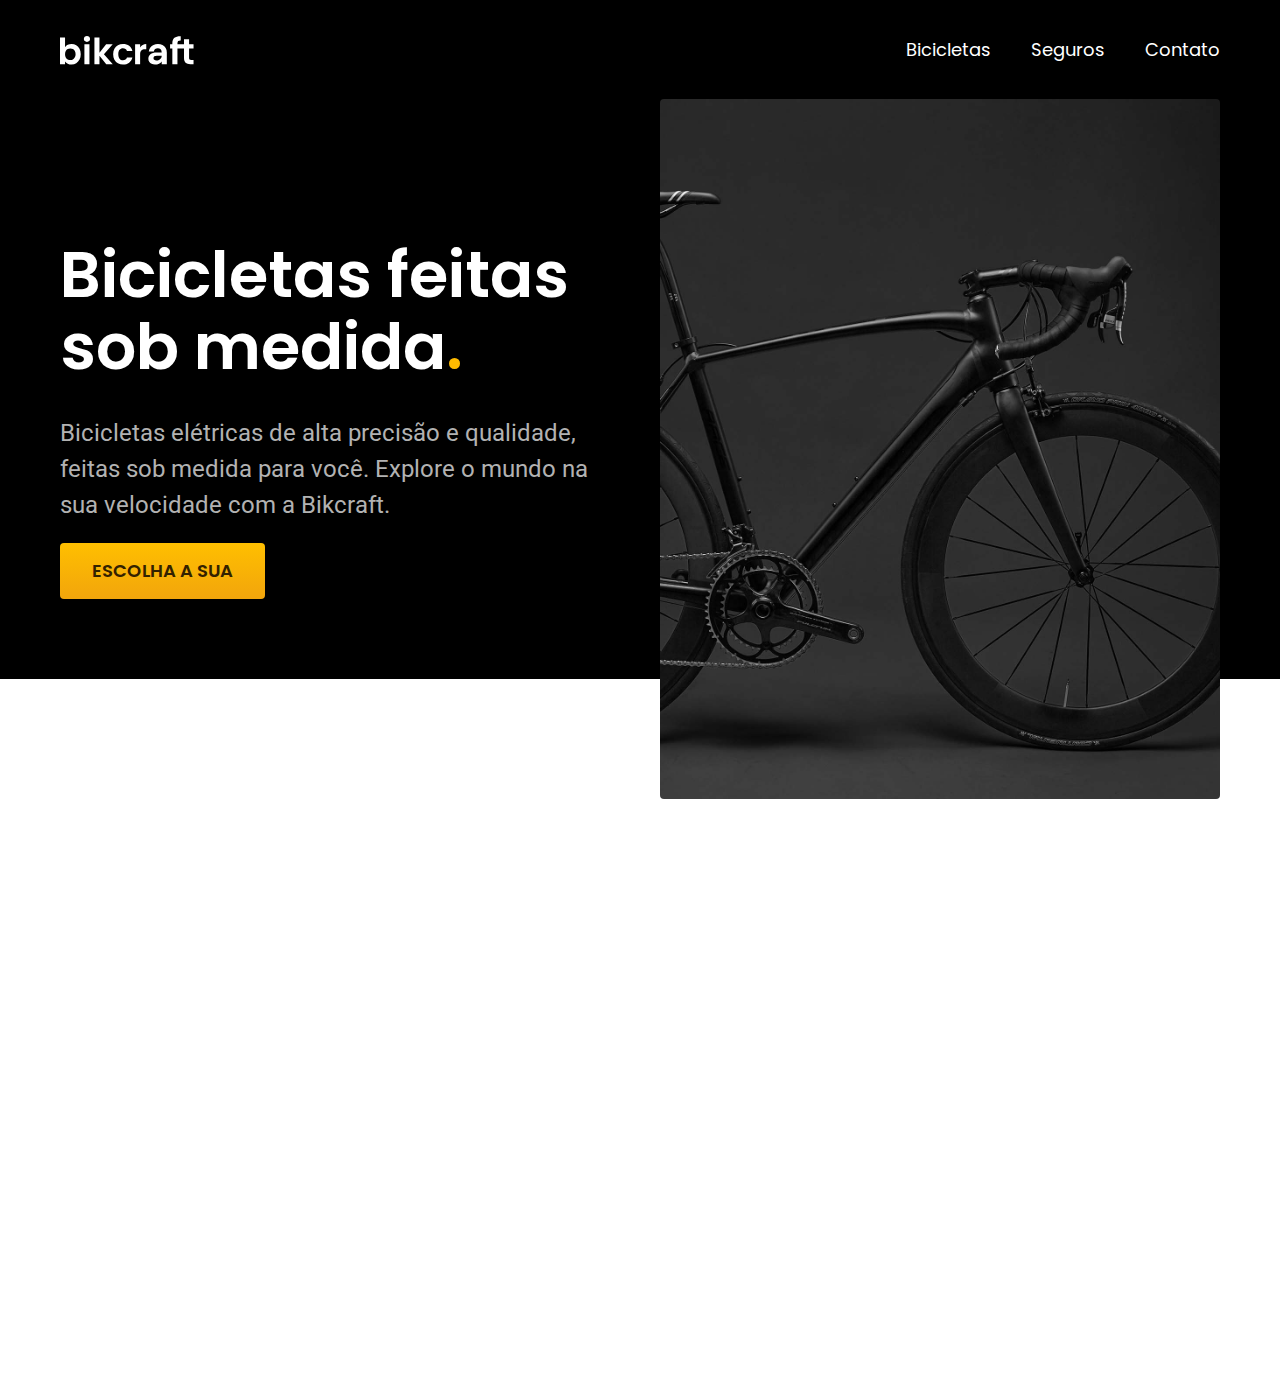
<file: 10-projeto-final/1008-tipografia/bikcraft/index.html>
<!DOCTYPE html>
<html lang="pt-br">

<head>
  <meta charset="UTF-8">
  <meta name="viewport" content="width=device-width, initial-scale=1.0">

  <title>Bikcraft - Bicicletas Elétricas</title>
  <meta name="description" content="Bicicletas elétricas de alta precisão e qualidade,  feitas sob medida para o cliente. Explore o mundo na sua velocidade com a Bikcraft.">

  <link rel="stylesheet" href="./css/style.css">

  <link rel="preconnect" href="https://fonts.googleapis.com">
  <link rel="preconnect" href="https://fonts.gstatic.com" crossorigin>
  <link href="https://fonts.googleapis.com/css2?family=Poppins:wght@400;600&family=Roboto:wght@400;500&display=swap" rel="stylesheet">
</head>

<body>
  <header class="header-bg">
    <div class="header">
      <a href="./">
        <img src="./img/bikcraft.svg" alt="Bikcraft">
      </a>

      <nav aria-label="primaria">
        <ul class="header-menu">
          <li><a href="./bicicletas.html">Bicicletas</a></li>
          <li><a href="./seguros.html">Seguros</a></li>
          <li><a href="./contato.html">Contato</a></li>
        </ul>
      </nav>
    </div>
  </header>

  <main class="introducao-bg">
    <div class="introducao">
      <div class="introducao-conteudo">
        <h1>Bicicletas feitas sob medida<span>.</span></h1>
        <p>Bicicletas elétricas de alta precisão e qualidade, feitas sob medida para você. Explore o mundo na sua velocidade com a Bikcraft.</p>
        <a href="./bicicletas.html">Escolha a sua</a>
      </div>
      <div>
        <img src="./img/fotos/introducao.jpg" alt="Bicicleta elétrica preta.">
      </div>
    </div>
  </main>

</body>

</html>
</file>
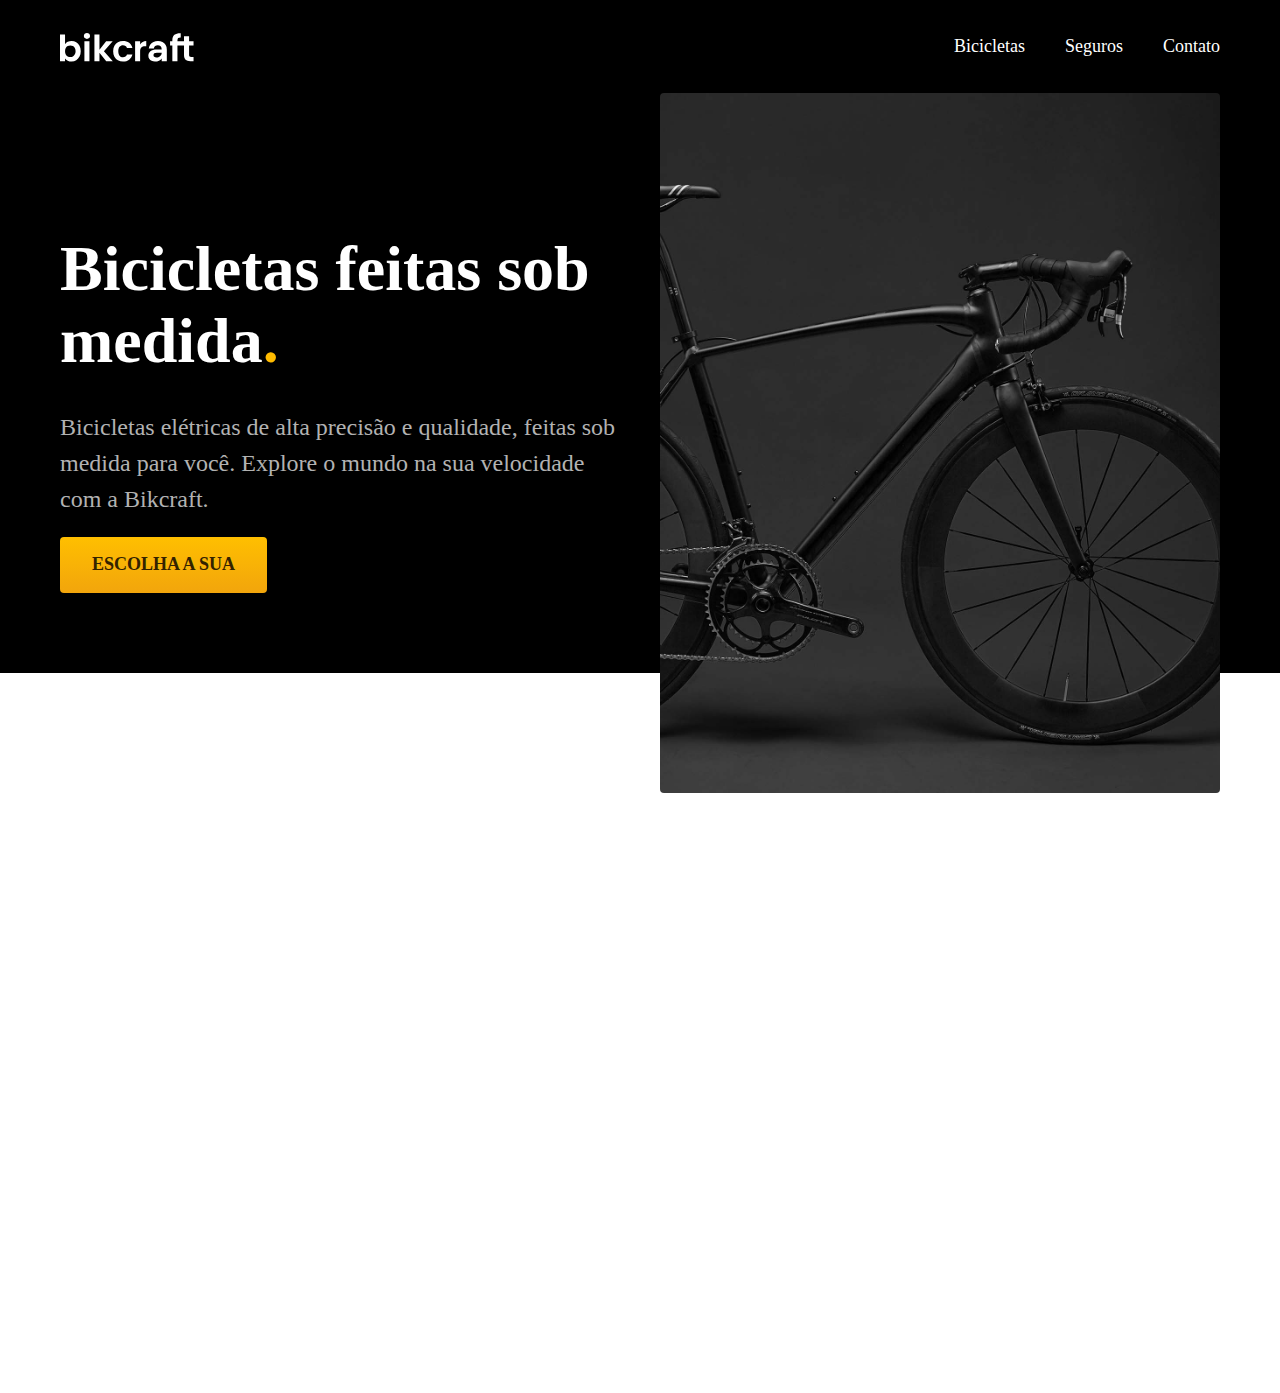
<file: 10-projeto-final/1009-import-css/bikcraft/index.html>
<!DOCTYPE html>
<html lang="pt-br">

<head>
  <meta charset="UTF-8">
  <meta name="viewport" content="width=device-width, initial-scale=1.0">

  <title>Bikcraft - Bicicletas Elétricas</title>
  <meta name="description" content="Bicicletas elétricas de alta precisão e qualidade,  feitas sob medida para o cliente. Explore o mundo na sua velocidade com a Bikcraft.">

  <link rel="stylesheet" href="./css/style.css">
</head>

<body>
  <header class="header-bg">
    <div class="header">
      <a href="./">
        <img src="./img/bikcraft.svg" alt="Bikcraft">
      </a>

      <nav aria-label="primaria">
        <ul class="header-menu">
          <li><a href="./bicicletas.html">Bicicletas</a></li>
          <li><a href="./seguros.html">Seguros</a></li>
          <li><a href="./contato.html">Contato</a></li>
        </ul>
      </nav>
    </div>
  </header>

  <main class="introducao-bg">
    <div class="introducao">
      <div class="introducao-conteudo">
        <h1>Bicicletas feitas sob medida<span>.</span></h1>
        <p>Bicicletas elétricas de alta precisão e qualidade, feitas sob medida para você. Explore o mundo na sua velocidade com a Bikcraft.</p>
        <a class="botao" href="./bicicletas.html">Escolha a sua</a>
      </div>
      <div>
        <img src="./img/fotos/introducao.jpg" alt="Bicicleta elétrica preta.">
      </div>
    </div>
  </main>

</body>

</html>
</file>
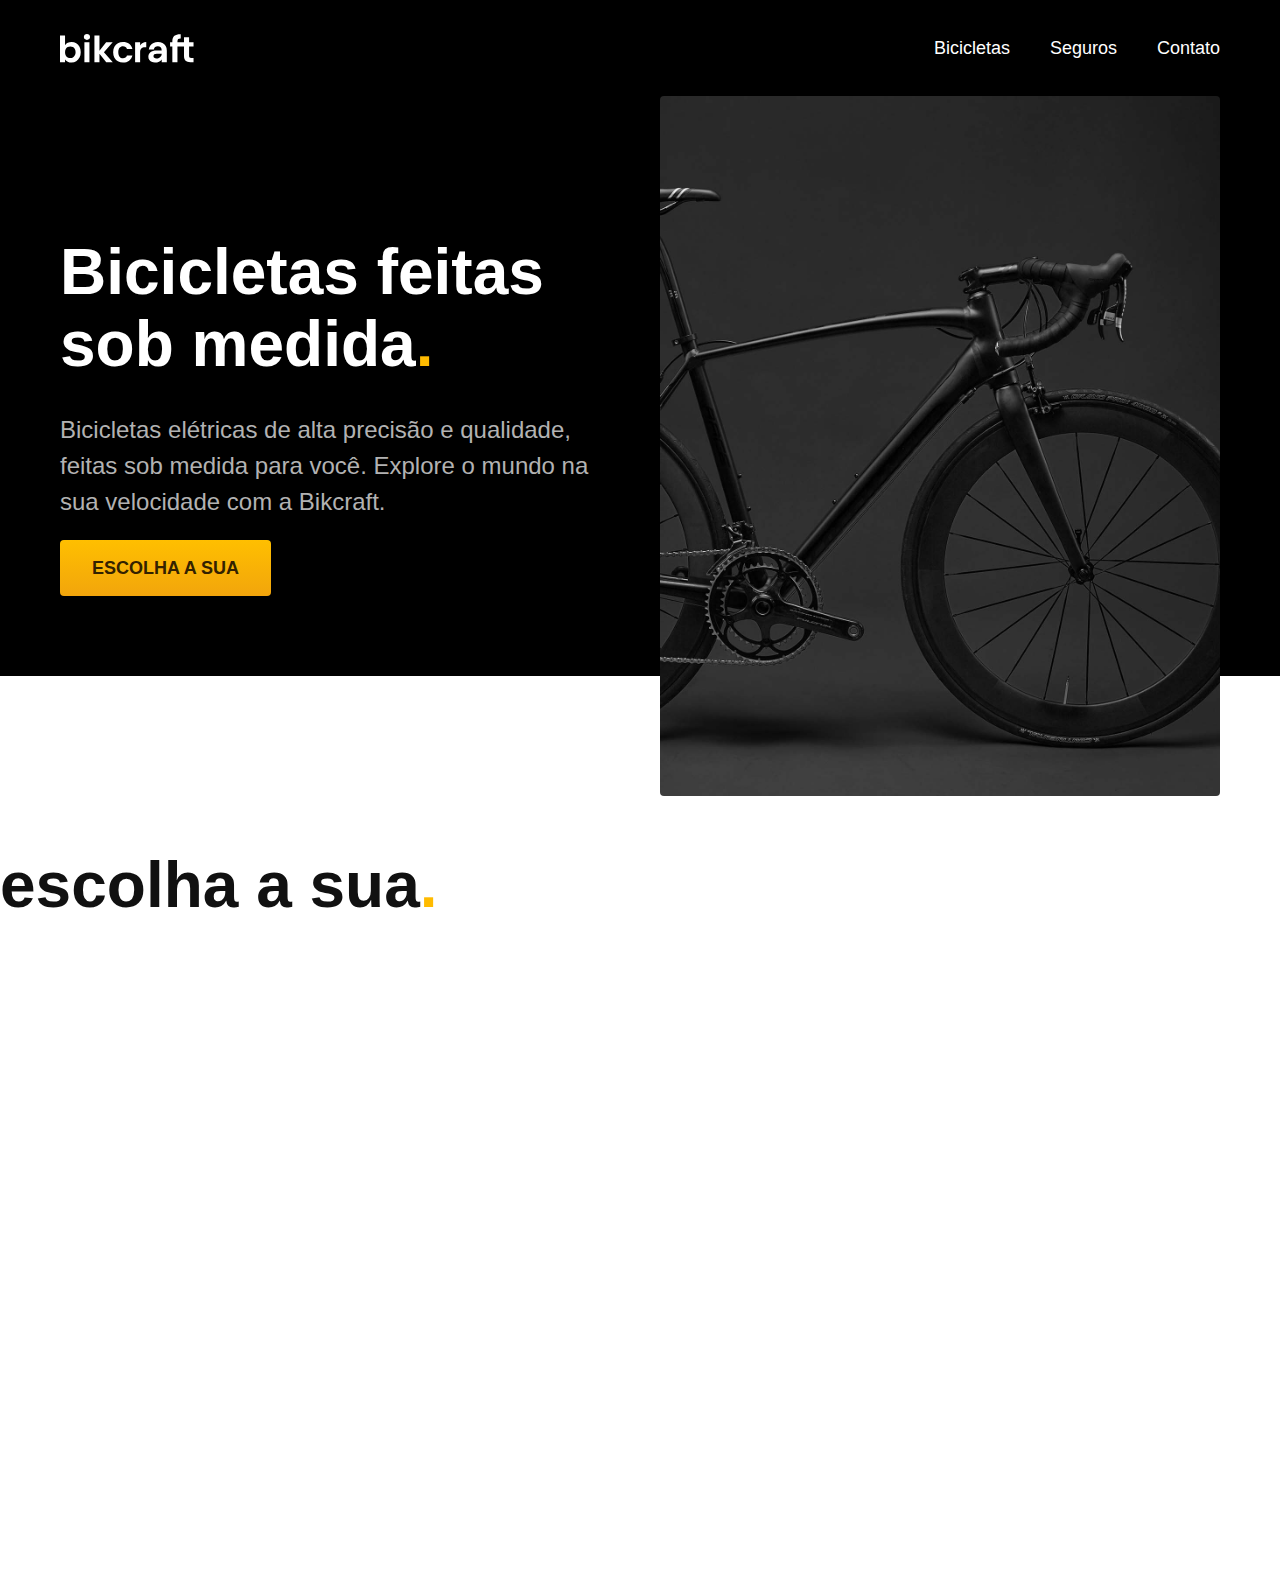
<file: 10-projeto-final/1010-css-utilitario/bikcraft/index.html>
<!DOCTYPE html>
<html lang="pt-br">

<head>
  <meta charset="UTF-8">
  <meta name="viewport" content="width=device-width, initial-scale=1.0">

  <title>Bikcraft - Bicicletas Elétricas</title>
  <meta name="description" content="Bicicletas elétricas de alta precisão e qualidade,  feitas sob medida para o cliente. Explore o mundo na sua velocidade com a Bikcraft.">

  <link rel="stylesheet" href="./css/style.css">
</head>

<body>
  <header class="header-bg">
    <div class="header">
      <a href="./">
        <img src="./img/bikcraft.svg" alt="Bikcraft">
      </a>

      <nav aria-label="primaria">
        <ul class="header-menu font-1-m cor-0">
          <li><a href="./bicicletas.html">Bicicletas</a></li>
          <li><a href="./seguros.html">Seguros</a></li>
          <li><a href="./contato.html">Contato</a></li>
        </ul>
      </nav>
    </div>
  </header>

  <main class="introducao-bg">
    <div class="introducao">
      <div class="introducao-conteudo">
        <h1 class="font-1-xxl cor-0">Bicicletas feitas sob medida<span class="cor-p1">.</span></h1>
        <p class="font-2-l cor-5">Bicicletas elétricas de alta precisão e qualidade, feitas sob medida para você. Explore o mundo na sua velocidade com a Bikcraft.</p>
        <a class="botao" href="./bicicletas.html">Escolha a sua</a>
      </div>
      <div>
        <img src="./img/fotos/introducao.jpg" alt="Bicicleta elétrica preta.">
      </div>
    </div>
  </main>

  <h2 class="font-1-xxl">escolha a sua<span class="cor-p1">.</span></h2>
</body>

</html>
</file>
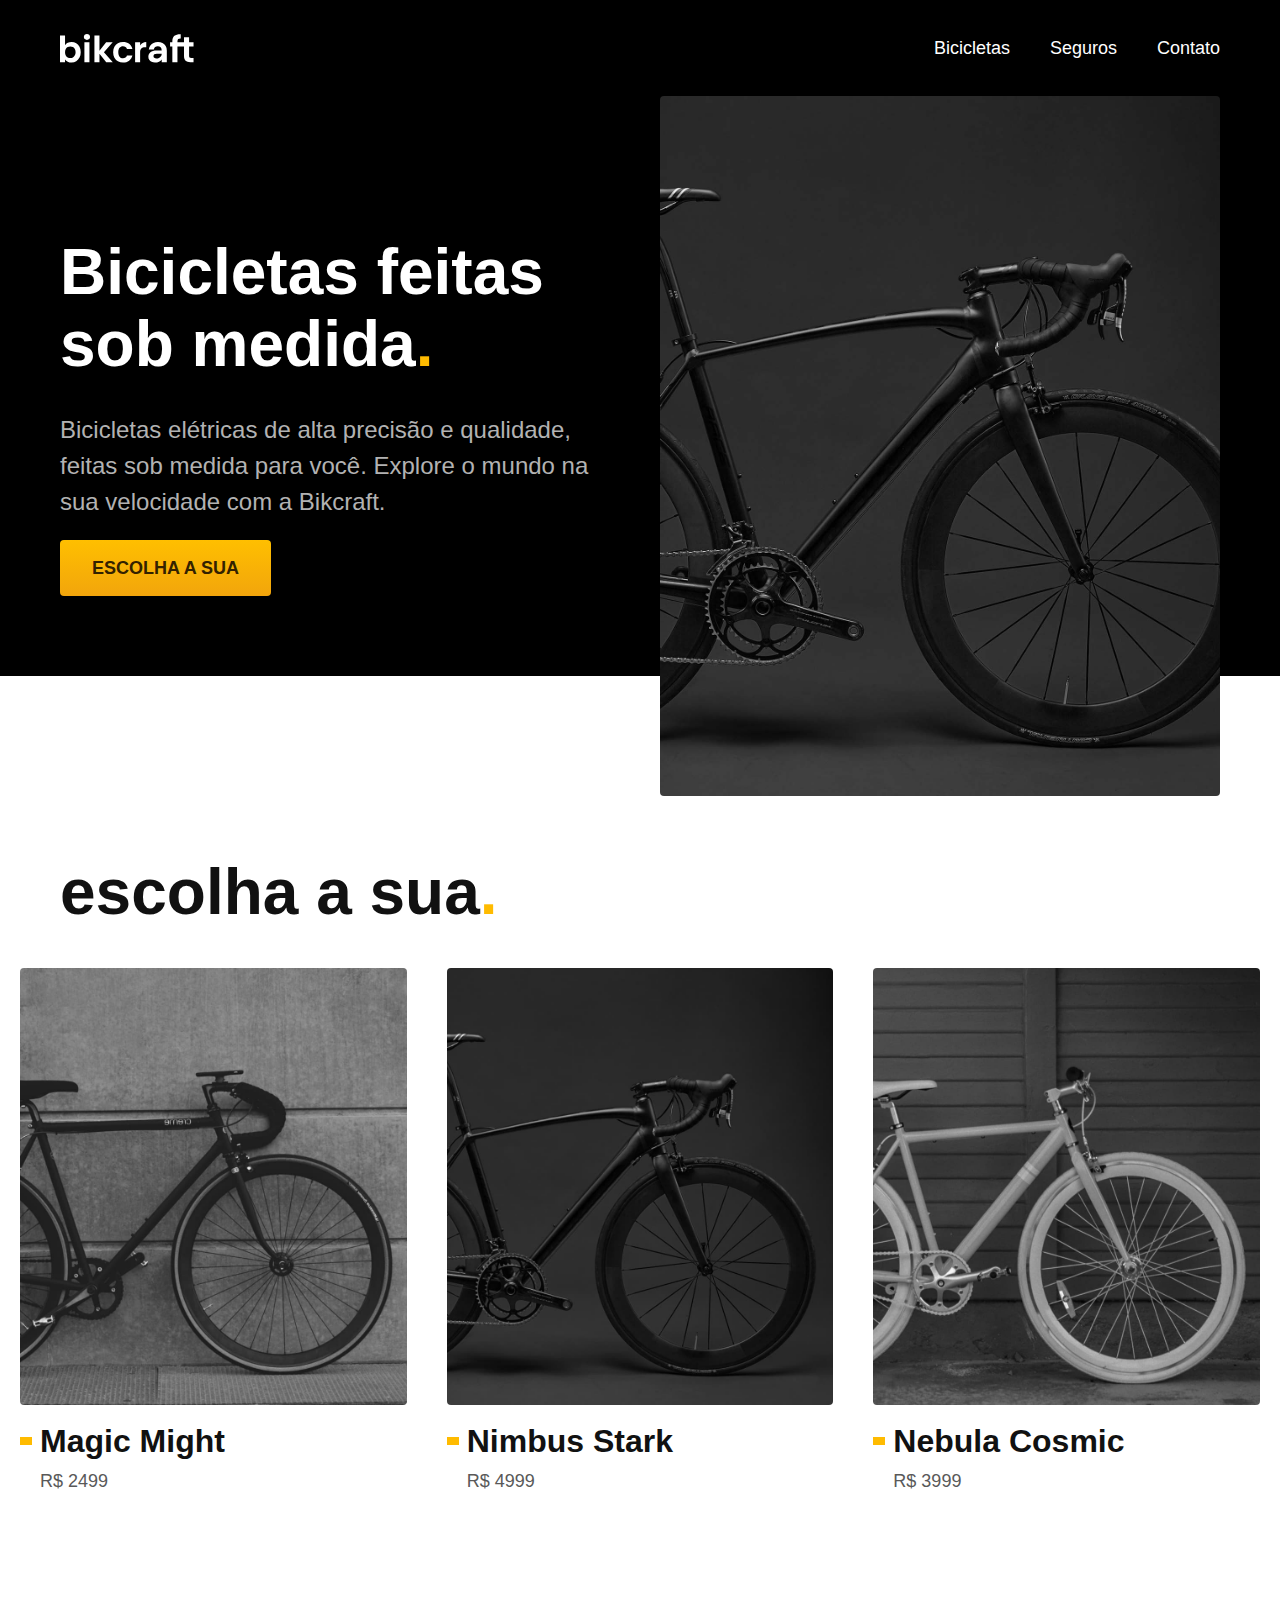
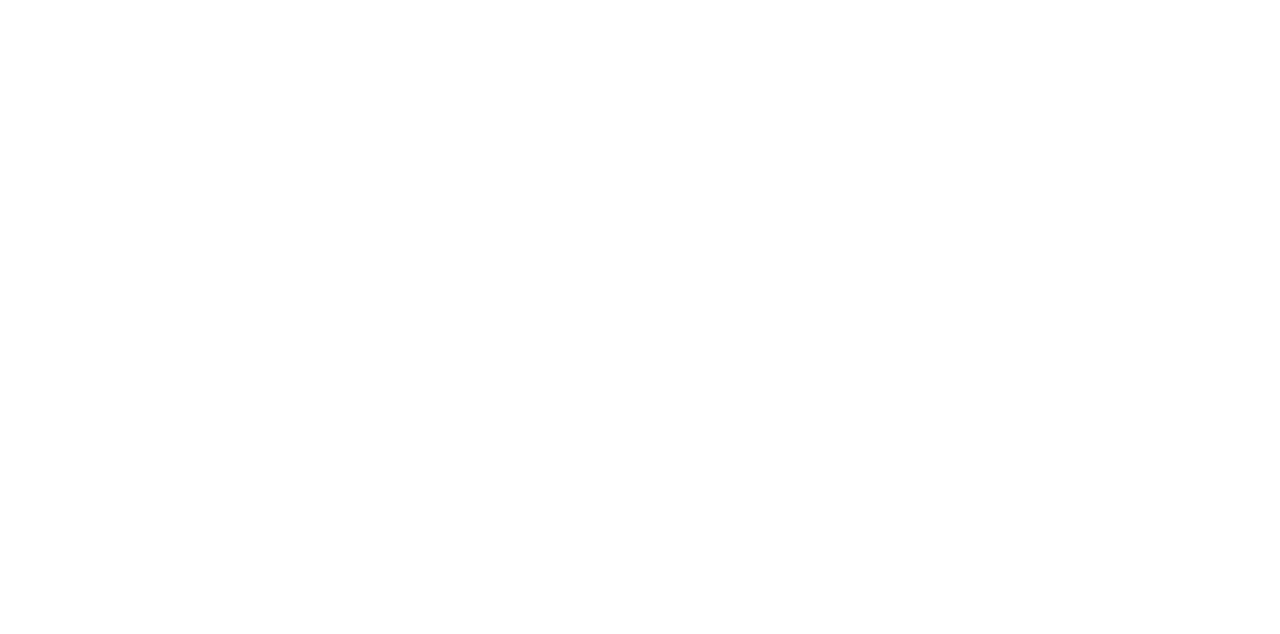
<file: 10-projeto-final/1012-bicicletas-lista/bikcraft/index.html>
<!DOCTYPE html>
<html lang="pt-br">

<head>
  <meta charset="UTF-8">
  <meta name="viewport" content="width=device-width, initial-scale=1.0">

  <title>Bikcraft - Bicicletas Elétricas</title>
  <meta name="description" content="Bicicletas elétricas de alta precisão e qualidade,  feitas sob medida para o cliente. Explore o mundo na sua velocidade com a Bikcraft.">

  <link rel="stylesheet" href="./css/style.css">
</head>

<body>
  <header class="header-bg">
    <div class="header">
      <a href="./">
        <img src="./img/bikcraft.svg" alt="Bikcraft">
      </a>

      <nav aria-label="primaria">
        <ul class="header-menu font-1-m cor-0">
          <li><a href="./bicicletas.html">Bicicletas</a></li>
          <li><a href="./seguros.html">Seguros</a></li>
          <li><a href="./contato.html">Contato</a></li>
        </ul>
      </nav>
    </div>
  </header>

  <main class="introducao-bg">
    <div class="introducao">
      <div class="introducao-conteudo">
        <h1 class="font-1-xxl cor-0">Bicicletas feitas sob medida<span class="cor-p1">.</span></h1>
        <p class="font-2-l cor-5">Bicicletas elétricas de alta precisão e qualidade, feitas sob medida para você. Explore o mundo na sua velocidade com a Bikcraft.</p>
        <a class="botao" href="./bicicletas.html">Escolha a sua</a>
      </div>
      <div>
        <img src="./img/fotos/introducao.jpg" alt="Bicicleta elétrica preta.">
      </div>
    </div>
  </main>

  <article class="bicicletas-lista">
    <h2 class="font-1-xxl">escolha a sua<span class="cor-p1">.</span></h2>

    <ul>
      <li>
        <a href="./bicicletas/magic.html">
          <img src="./img/bicicletas/magic-home.jpg" alt="Bicicleta preta">
          <h3 class="font-1-xl">Magic Might</h3>
          <span class="font-2-m cor-8">R$ 2499</span>
        </a>
      </li>
      <li>
        <a href="./bicicletas/nimbus.html">
          <img src="./img/bicicletas/nimbus-home.jpg" alt="Bicicleta preta">
          <h3 class="font-1-xl">Nimbus Stark</h3>
          <span class="font-2-m cor-8">R$ 4999</span>
        </a>
      </li>
      <li>
        <a href="./bicicletas/nebula.html">
          <img src="./img/bicicletas/nebula-home.jpg" alt="Bicicleta preta">
          <h3 class="font-1-xl">Nebula Cosmic</h3>
          <span class="font-2-m cor-8">R$ 3999</span>
        </a>
      </li>
    </ul>
  </article>
</body>

</html>
</file>
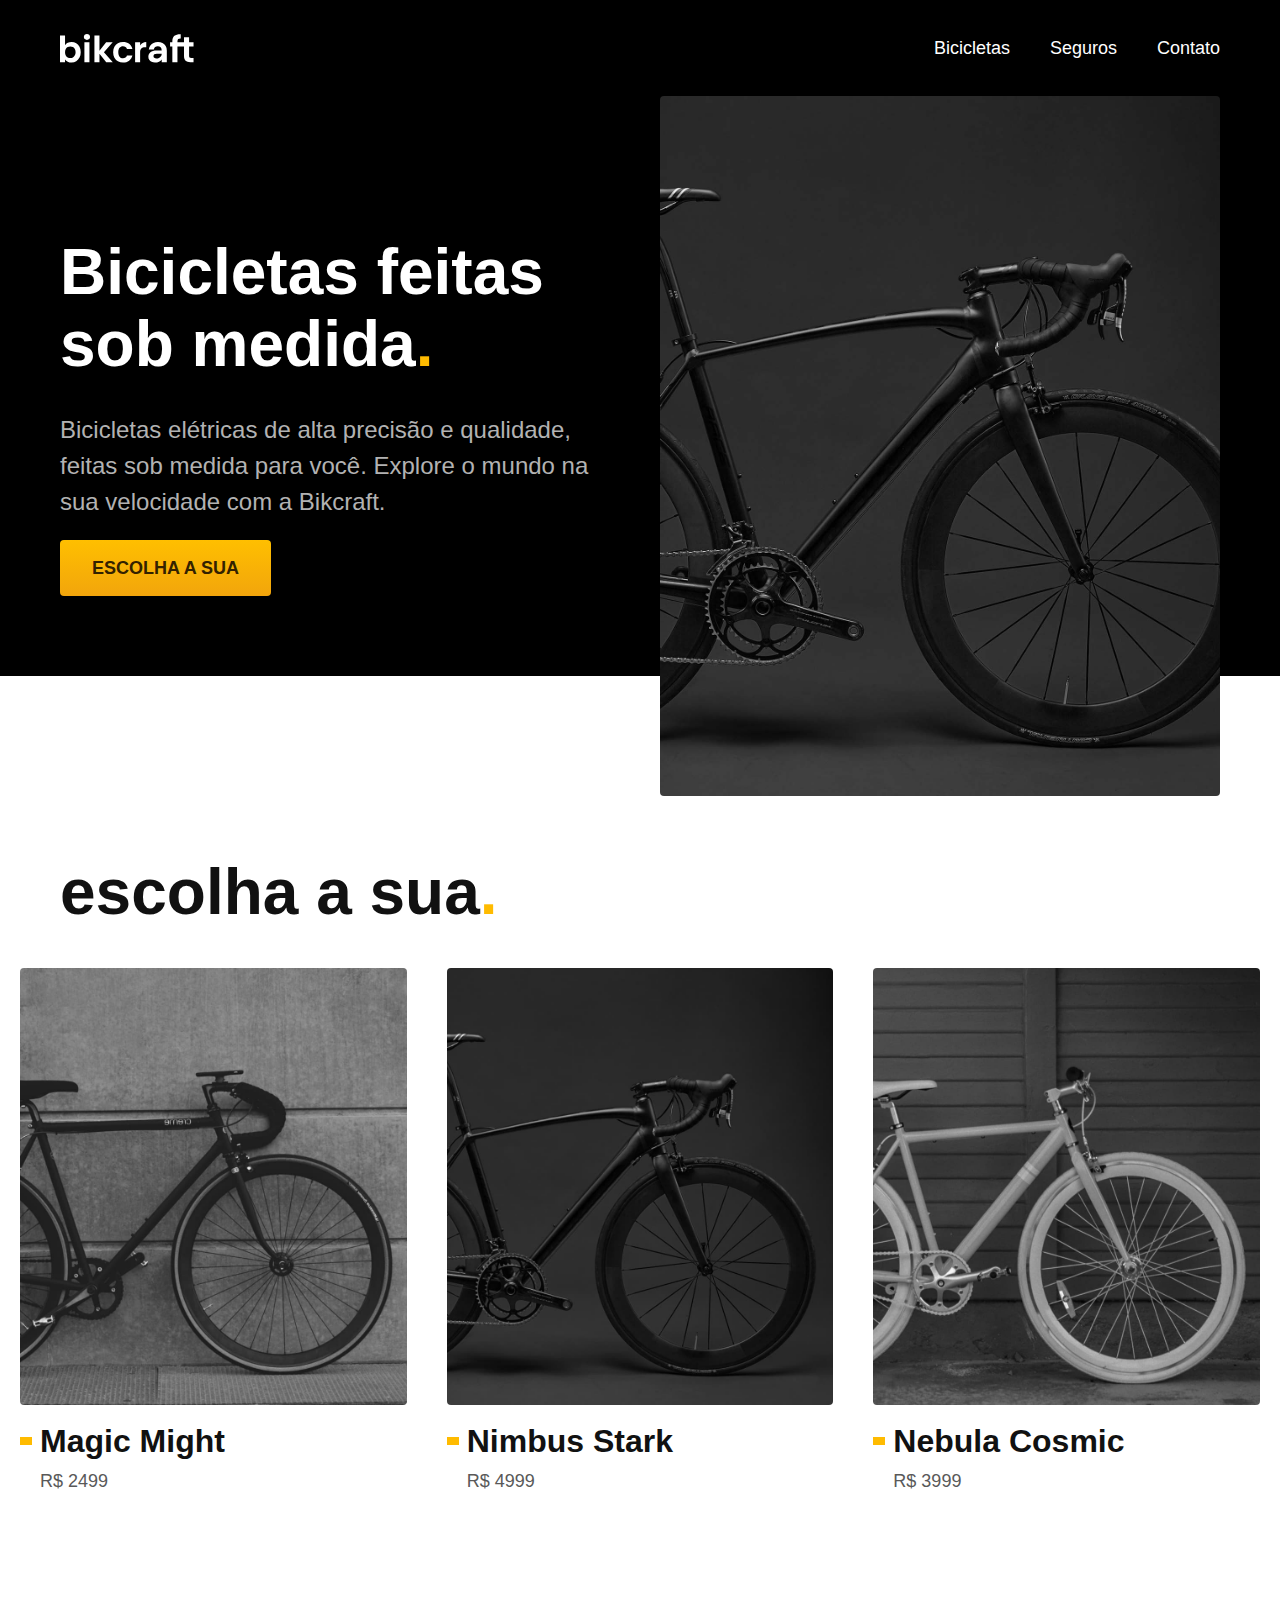
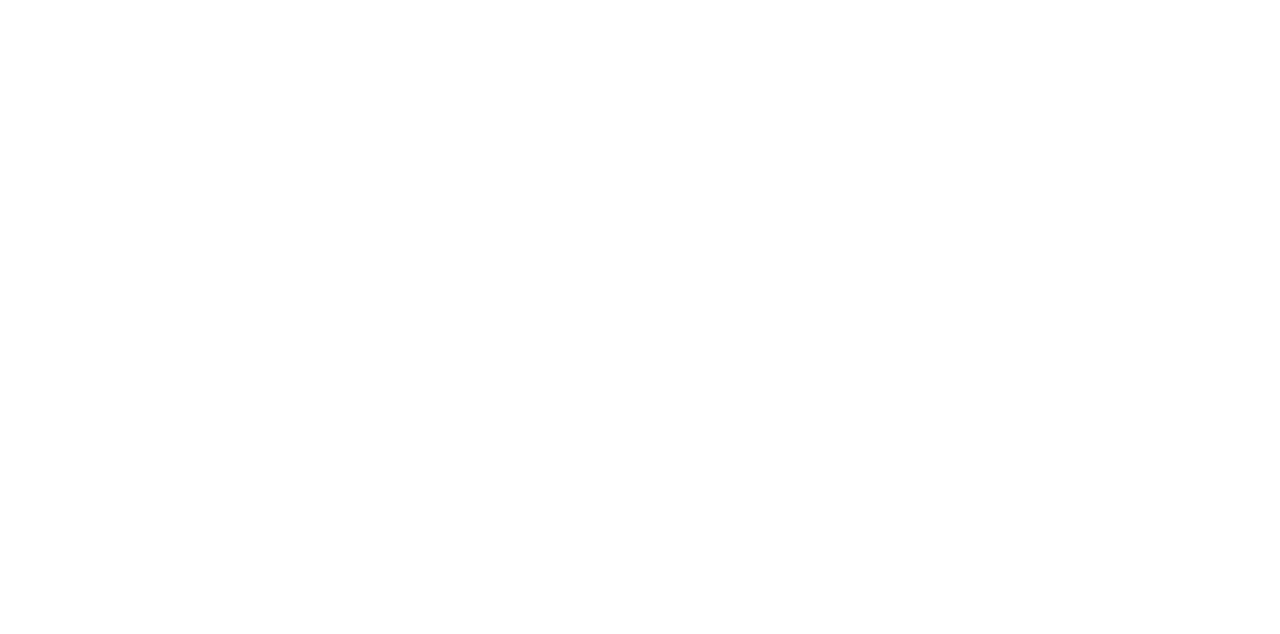
<file: 10-projeto-final/1013-container/bikcraft/index.html>
<!DOCTYPE html>
<html lang="pt-br">

<head>
  <meta charset="UTF-8">
  <meta name="viewport" content="width=device-width, initial-scale=1.0">

  <title>Bikcraft - Bicicletas Elétricas</title>
  <meta name="description" content="Bicicletas elétricas de alta precisão e qualidade,  feitas sob medida para o cliente. Explore o mundo na sua velocidade com a Bikcraft.">

  <link rel="stylesheet" href="./css/style.css">
</head>

<body>
  <header class="header-bg">
    <div class="header container">
      <a href="./">
        <img src="./img/bikcraft.svg" alt="Bikcraft">
      </a>

      <nav aria-label="primaria">
        <ul class="header-menu font-1-m cor-0">
          <li><a href="./bicicletas.html">Bicicletas</a></li>
          <li><a href="./seguros.html">Seguros</a></li>
          <li><a href="./contato.html">Contato</a></li>
        </ul>
      </nav>
    </div>
  </header>

  <main class="introducao-bg">
    <div class="introducao container">
      <div class="introducao-conteudo">
        <h1 class="font-1-xxl cor-0">Bicicletas feitas sob medida<span class="cor-p1">.</span></h1>
        <p class="font-2-l cor-5">Bicicletas elétricas de alta precisão e qualidade, feitas sob medida para você. Explore o mundo na sua velocidade com a Bikcraft.</p>
        <a class="botao" href="./bicicletas.html">Escolha a sua</a>
      </div>
      <div>
        <img src="./img/fotos/introducao.jpg" alt="Bicicleta elétrica preta.">
      </div>
    </div>
  </main>

  <article class="bicicletas-lista">
    <h2 class="container font-1-xxl">escolha a sua<span class="cor-p1">.</span></h2>

    <ul>
      <li>
        <a href="./bicicletas/magic.html">
          <img src="./img/bicicletas/magic-home.jpg" alt="Bicicleta preta">
          <h3 class="font-1-xl">Magic Might</h3>
          <span class="font-2-m cor-8">R$ 2499</span>
        </a>
      </li>
      <li>
        <a href="./bicicletas/nimbus.html">
          <img src="./img/bicicletas/nimbus-home.jpg" alt="Bicicleta preta">
          <h3 class="font-1-xl">Nimbus Stark</h3>
          <span class="font-2-m cor-8">R$ 4999</span>
        </a>
      </li>
      <li>
        <a href="./bicicletas/nebula.html">
          <img src="./img/bicicletas/nebula-home.jpg" alt="Bicicleta preta">
          <h3 class="font-1-xl">Nebula Cosmic</h3>
          <span class="font-2-m cor-8">R$ 3999</span>
        </a>
      </li>
    </ul>
  </article>
</body>

</html>
</file>
<file: 10-projeto-final/1014-tecnologia/css/style.css>
@import "./global/global.css";
@import "./utilidades/tipografia.css";
@import "./utilidades/cores.css";

@import "./global/header.css";

/* Utilidades */
@import "./utilidades/componentes.css";

/* Home */
@import "./home/introducao.css";
@import "./home/tecnologia.css";

/* Bicicletas */
@import "./bicicletas/bicicletas-lista.css";
</file>
<file: 10-projeto-final/1015-parceiros/css/style.css>
@import "./global/global.css";
@import "./utilidades/tipografia.css";
@import "./utilidades/cores.css";

@import "./global/header.css";

/* Utilidades */
@import "./utilidades/componentes.css";

/* Home */
@import "./home/introducao.css";
@import "./home/tecnologia.css";
@import "./home/parceiros.css";

/* Bicicletas */
@import "./bicicletas/bicicletas-lista.css";
</file>
<file: 10-projeto-final/1005-introducao/bikcraft/css/style.css>
body {
  margin: 0px;
  font-family: Arial, Helvetica, sans-serif;
}

h1,
ul,
p {
  margin: 0px;
}

ul {
  padding: 0px;
  list-style: none;
}

a {
  text-decoration: none;
  color: inherit;
}

img {
  max-width: 100%;
  display: block;
}

.header-bg {
  background-color: #000000;
}

.header {
  display: flex;
  flex-wrap: wrap;
  gap: 20px;
  justify-content: space-between;
  align-items: center;
  box-sizing: border-box;
  padding: 20px;
  max-width: 1200px;
  margin-left: auto;
  margin-right: auto;
}

.header-menu {
  display: flex;
  flex-wrap: wrap;
  gap: 40px;
}

.header-menu a {
  color: #ffffff;
  display: inline-block;
  padding: 16px 0px;
  font-size: 18px;
  position: relative;
}

.header-menu a:after {
  content: "";
  display: block;
  height: 2px;
  width: 0px;
  background: #ffffff;
  margin-top: 4px;
  transition: 0.3s;
  position: absolute;
}

.header-menu a:hover:after {
  width: 100%;
}

@media (max-width: 800px) {
  .header-menu {
    gap: 20px;
  }
  .header-menu a {
    background: #111111;
    padding: 12px 16px;
    border-radius: 4px;
  }
  .header-menu a:hover {
    background-color: #2e2e2e;
  }
  .header a:after {
    display: none;
  }
}

@media (max-width: 600px) {
  .header-menu {
    gap: 12px;
  }
  .header-menu a {
    padding: 8px 12px;
    font-size: 14px;
  }
}

.introducao-bg {
  background: #000000;
  color: #ffffff;
}

.introducao {
  display: grid;
  grid-template-columns: 1fr 1fr;
  gap: 0px 40px;
  box-sizing: border-box;
  max-width: 1200px;
  padding-left: 20px;
  padding-right: 20px;
  margin-left: auto;
  margin-right: auto;
}

.introducao-conteudo {
  align-self: end;
  padding-bottom: 80px;
}

.introducao h1 {
  margin-bottom: 32px;
  font-size: 64px;
  line-height: 1.125;
}

.introducao h1 span {
  color: #ffbb00;
}

.introducao p {
  margin-bottom: 20px;
  font-size: 24px;
  line-height: 1.5;
  color: #b2b2b2;
}

.introducao a {
  display: inline-block;
  padding: 16px 32px;
  background: linear-gradient(#ffbf00, #f2a50c);
  border-radius: 4px;
  box-shadow: 0 1px 2px rgba(0, 0, 0, 0.1);
  text-transform: uppercase;
  color: #332200;
  font-size: 18px;
  line-height: 1.33;
  font-weight: bold;
}

.introducao a:hover {
  background: linear-gradient(#ffb60d, #e59317);
}
</file>
<file: 10-projeto-final/1006-box-shadow/bikcraft/css/style.css>
body {
  margin: 0px;
  font-family: Arial, Helvetica, sans-serif;
  padding-bottom: 600px;
}

h1,
ul,
p {
  margin: 0px;
}

ul {
  padding: 0px;
  list-style: none;
}

a {
  text-decoration: none;
  color: inherit;
}

img {
  max-width: 100%;
  display: block;
}

.header-bg {
  background-color: #000000;
}

.header {
  display: flex;
  flex-wrap: wrap;
  gap: 20px;
  justify-content: space-between;
  align-items: center;
  box-sizing: border-box;
  padding: 20px;
  max-width: 1200px;
  margin-left: auto;
  margin-right: auto;
}

.header-menu {
  display: flex;
  flex-wrap: wrap;
  gap: 40px;
}

.header-menu a {
  color: #ffffff;
  display: inline-block;
  padding: 16px 0px;
  font-size: 18px;
  position: relative;
}

.header-menu a:after {
  content: "";
  display: block;
  height: 2px;
  width: 0px;
  background: #ffffff;
  margin-top: 4px;
  transition: 0.3s;
  position: absolute;
}

.header-menu a:hover:after {
  width: 100%;
}

@media (max-width: 800px) {
  .header-menu {
    gap: 20px;
  }
  .header-menu a {
    background: #111111;
    padding: 12px 16px;
    border-radius: 4px;
  }
  .header-menu a:hover {
    background-color: #2e2e2e;
  }
  .header a:after {
    display: none;
  }
}

@media (max-width: 600px) {
  .header-menu {
    gap: 12px;
  }
  .header-menu a {
    padding: 8px 12px;
    font-size: 14px;
  }
}

.introducao-bg {
  background: #000000;
  color: #ffffff;
  box-shadow: inset 0 -120px #ffffff;
}

.introducao {
  display: grid;
  grid-template-columns: 1fr 1fr;
  gap: 0px 40px;
  box-sizing: border-box;
  max-width: 1200px;
  padding-left: 20px;
  padding-right: 20px;
  margin-left: auto;
  margin-right: auto;
}

.introducao-conteudo {
  align-self: end;
  padding-bottom: 200px;
}

.introducao img {
  height: 100%;
  object-fit: cover;
  border-radius: 4px;
}

.introducao h1 {
  margin-bottom: 32px;
  font-size: 64px;
  line-height: 1.125;
}

.introducao h1 span {
  color: #ffbb00;
}

.introducao p {
  margin-bottom: 20px;
  font-size: 24px;
  line-height: 1.5;
  color: #b2b2b2;
}

.introducao a {
  display: inline-block;
  padding: 16px 32px;
  background: linear-gradient(#ffbf00, #f2a50c);
  border-radius: 4px;
  box-shadow: 0 1px 2px rgba(0, 0, 0, 0.1);
  text-transform: uppercase;
  color: #332200;
  font-size: 18px;
  line-height: 1.33;
  font-weight: bold;
}

.introducao a:hover {
  background: linear-gradient(#ffb60d, #e59317);
}
</file>
<file: 10-projeto-final/1008-tipografia/bikcraft/css/style.css>
body {
  margin: 0px;
  font-family: Arial, Helvetica, sans-serif;
  padding-bottom: 600px;
}

h1,
ul,
p {
  margin: 0px;
}

ul {
  padding: 0px;
  list-style: none;
}

a {
  text-decoration: none;
  color: inherit;
}

img {
  max-width: 100%;
  display: block;
}

.header-bg {
  background-color: #000000;
}

.header {
  display: flex;
  flex-wrap: wrap;
  gap: 20px;
  justify-content: space-between;
  align-items: center;
  box-sizing: border-box;
  padding: 20px;
  max-width: 1200px;
  margin-left: auto;
  margin-right: auto;
}

.header-menu {
  display: flex;
  flex-wrap: wrap;
  gap: 40px;
}

.header-menu a {
  color: #ffffff;
  display: inline-block;
  padding: 16px 0px;
  font-size: 18px;
  position: relative;
  font-family: "Poppins";
  font-weight: 400;
}

.header-menu a:after {
  content: "";
  display: block;
  height: 2px;
  width: 0px;
  background: #ffffff;
  margin-top: 4px;
  transition: 0.3s;
  position: absolute;
}

.header-menu a:hover:after {
  width: 100%;
}

@media (max-width: 800px) {
  .header-menu {
    gap: 20px;
  }
  .header-menu a {
    background: #111111;
    padding: 12px 16px;
    border-radius: 4px;
  }
  .header-menu a:hover {
    background-color: #2e2e2e;
  }
  .header a:after {
    display: none;
  }
}

@media (max-width: 600px) {
  .header-menu {
    gap: 12px;
  }
  .header-menu a {
    padding: 8px 12px;
    font-size: 14px;
  }
}

.introducao-bg {
  background: #000000;
  color: #ffffff;
  box-shadow: inset 0 -120px #ffffff;
}

.introducao {
  display: grid;
  grid-template-columns: 1fr 1fr;
  gap: 0px 40px;
  box-sizing: border-box;
  max-width: 1200px;
  padding-left: 20px;
  padding-right: 20px;
  margin-left: auto;
  margin-right: auto;
}

.introducao-conteudo {
  align-self: end;
  padding-bottom: 200px;
}

.introducao img {
  height: 100%;
  object-fit: cover;
  border-radius: 4px;
}

.introducao h1 {
  margin-bottom: 32px;
  font-size: 64px;
  line-height: 1.125;
  font-family: "Poppins";
  font-weight: 600;
}

.introducao h1 span {
  color: #ffbb00;
}

.introducao p {
  margin-bottom: 20px;
  font-size: 24px;
  line-height: 1.5;
  color: #b2b2b2;
  font-family: "Roboto";
  font-weight: 400;
}

.introducao a {
  display: inline-block;
  padding: 16px 32px;
  background: linear-gradient(#ffbf00, #f2a50c);
  border-radius: 4px;
  box-shadow: 0 1px 2px rgba(0, 0, 0, 0.1);
  text-transform: uppercase;
  color: #332200;
  font-size: 18px;
  line-height: 1.33;
  font-family: "Poppins";
  font-weight: 600;
}

.introducao a:hover {
  background: linear-gradient(#ffb60d, #e59317);
}

@media (max-width: 600px) {
  .introducao a {
    padding: 12px 16px;
    font-size: 16px;
  }
}

@media (max-width: 1200px) {
  .introducao h1 {
    font-size: 48px;
  }
  .introducao p {
    font-size: 18px;
  }
}

@media (max-width: 800px) {
  .introducao-bg {
    background: #111111;
    padding-top: 40px;
    box-shadow: inset 0 -60px #ffffff;
  }
  .introducao {
    grid-template-columns: 1fr;
    gap: 32px;
  }
  .introducao-conteudo {
    padding-bottom: 0px;
  }
  .introducao h1 {
    font-size: 32px;
    margin-bottom: 16px;
  }
  .introducao img {
    height: 300px;
    width: 100%;
  }
}
</file>
<file: 10-projeto-final/1009-import-css/bikcraft/css/style.css>
@import "./global/global.css";
@import "./global/header.css";

/* Utilidades */
@import "./utilidades/componentes.css";

/* Home */
@import "./home/introducao.css";
</file>
<file: 10-projeto-final/1010-css-utilitario/bikcraft/css/style.css>
@import "./global/global.css";
@import "./utilidades/tipografia.css";
@import "./utilidades/cores.css";

@import "./global/header.css";

/* Utilidades */
@import "./utilidades/componentes.css";

/* Home */
@import "./home/introducao.css";
</file>
<file: 10-projeto-final/1012-bicicletas-lista/bikcraft/css/style.css>
@import "./global/global.css";
@import "./utilidades/tipografia.css";
@import "./utilidades/cores.css";

@import "./global/header.css";

/* Utilidades */
@import "./utilidades/componentes.css";

/* Home */
@import "./home/introducao.css";

/* Bicicletas */
@import "./bicicletas/bicicletas-lista.css";
</file>
<file: 10-projeto-final/1013-container/bikcraft/css/style.css>
@import "./global/global.css";
@import "./utilidades/tipografia.css";
@import "./utilidades/cores.css";

@import "./global/header.css";

/* Utilidades */
@import "./utilidades/componentes.css";

/* Home */
@import "./home/introducao.css";

/* Bicicletas */
@import "./bicicletas/bicicletas-lista.css";
</file>
<file: css/style.min.css>
body{margin:0;font-family:Arial,Helvetica,sans-serif;color:var(--cor-11)}blockquote,dd,h1,h2,h3,h4,p,ul{margin:0}ul{padding:0;list-style:none}a{text-decoration:none;color:inherit}img{max-width:100%;height:auto;display:block}img[scr$=".jpg"]{border-radius:4px}.header-bg{background:var(--cor-12)}.header{display:flex;flex-wrap:wrap;gap:20px;justify-content:space-between;align-items:center;padding-top:20px;padding-bottom:20px}.header-menu{display:flex;flex-wrap:wrap;gap:40px}.header-menu a{display:inline-block;padding:16px 0;position:relative}.header-menu a::after{content:"";display:block;height:2px;width:0;background:var(--cor-0);margin-top:4px;transition:.3s;position:absolute}.header-menu a.ativo::after,.header-menu a:hover::after{width:100%}@media (max-width:800px){.header-menu{gap:20px}.header-menu a{background:var(--cor-11);padding:12px 16px;border-radius:4px}.header-menu a:hover{background-color:var(--cor-10)}.header a::after{display:none}}@media (max-width:600px){.header-menu{gap:12px}.header-menu a{padding:8px 12px;font-size:14px}}.footer-bg{background-color:var(--cor-12)}.footer{display:grid;grid-template-columns:3fr 5fr 4fr;gap:40px;padding-top:60px;padding-bottom:60px}.footer h3{margin-bottom:32px}.footer-contato ul{margin-bottom:32px}.footer-contato li:nth-child(even):after{content:"";display:block;max-width:360px;height:2px;background:var(--cor-11);margin-top:16px}.footer li{margin-bottom:16px}.footer-redes{display:flex;gap:32px}.footer a:hover{color:var(--cor-0)}.footer-copy{grid-column:1/-1;margin-top:40px}@media (max-width:800px){.footer>img{display:none}.footer{grid-template-columns:1fr 1fr}}@media (max-width:600px){.footer{grid-template-columns:1fr;gap:60px}.footer-copy{margin-top:none}}.container{box-sizing:border-box;max-width:1200px;padding-left:20px;padding-right:20px;margin-right:auto;margin-left:auto}.botao{display:inline-block;padding:16px 32px;background:linear-gradient(#ffbf00,#f2a50c);border-radius:4px;box-shadow:0 1px 2px rgba(0,0,0,.1);text-transform:uppercase;color:var(--cor-p5);font:600 1.125rem/1.35 Poppins,sans-serif;max-width:max-content;border:none;cursor:pointer}.botao:hover{background:linear-gradient(#ffb60d,#e59317)}.botao.secundario{background:var(--cor-10);color:var(--cor-2)}.botao.secundario:hover{background:var(--cor-9)}.botao.seta{display:flex;align-items:center}.botao.seta::after{content:"";display:inline-block;width:18px;height:10px;margin-left:12px;background:url("../img/icones/seta.svg");transition:transform .2s}.botao.seta:hover:after{transform:translateX(4px)}@media (max-width:600px){.botao{padding:12px 16px;font-size:1rem}}.link{display:inline-block;color:var(--cor-p1);font:500 1.5rem/1.5 Poppins,sans-serif;text-transform:uppercase}.link::after{content:"";display:block;width:100%;height:4px;background-color:currentColor}.link:hover{color:var(--cor-p3)}.titulo-bg{padding-bottom:60px;padding-top:60px;background-color:var(--cor-11)}.titulo{background:url("../img/dec/top-right.svg") no-repeat top right 20px}.titulo p{margin-bottom:4px}@media (max-width:800px){.titulo-bg{padding-top:40px;padding-bottom:40px}.titulo p{font-size:1rem;text-transform:lowercase;font-weight:400}}.font-1-xs{font:400 0.75rem/1.35 Poppins,sans-serif}.font-2-xs{font:400 0.875rem/1.43 Roboto,sans-serif}.font-1-s{font:400 1rem/1.5 Poppins,sans-serif}.font-2-s{font:400 1rem/1.5 Roboto,sans-serif}.font-1-m,.font-1-m-b{font:400 1.25rem/1.35 Poppins,sans-serif}.font-1-m-b{font-weight:600}.font-2-m{font:500 1.125rem/1.35 Roboto,sans-serif}.font-1-l{font:400 1.5rem/1.5 Poppins,sans-serif}.font-2-l,.font-2-l-b{font:400 1.5rem/1.5 Roboto,sans-serif}.font-2-l-b{font-weight:500;letter-spacing:.015em;text-transform:uppercase}.font-1-xl{font:600 2rem/1.25 Poppins,sans-serif}.font-2-xl{font:500 2rem/1.25 Roboto,sans-serif}.font-1-xxl{font:600 4rem/1.125 Poppins,sans-serif}@media (max-width:1200px){.font-1-xxl{font-size:3rem}.font-2-l,.font-2-l-b{font-size:1.125rem}}@media (max-width:800px){.font-1-xxl{font-size:2rem}.font-1-xl,.font-2-xl{font-size:1.5rem}}:root{--cor-0:#ffffff;--cor-1:#f7f7f7;--cor-2:#ededed;--cor-3:#dedede;--cor-4:#cccccc;--cor-5:#b2b2b2;--cor-6:#9c9c9c;--cor-7:#717171;--cor-8:#595959;--cor-9:#404040;--cor-10:#2e2e2e;--cor-11:#111111;--cor-12:#000000;--cor-p1:#ffbb00;--cor-p2:#e4a30b;--cor-p3:#a66f00;--cor-p4:#664400;--cor-p5:#332200}.cor-0{color:var(--cor-0)}.cor-1{color:var(--cor-1)}.cor-2{color:var(--cor-2)}.cor-3{color:var(--cor-3)}.cor-4{color:var(--cor-4)}.cor-5{color:var(--cor-5)}.cor-6{color:var(--cor-6)}.cor-7{color:var(--cor-7)}.cor-8{color:var(--cor-8)}.cor-9{color:var(--cor-9)}.cor-10{color:var(--cor-10)}.cor-11{color:var(--cor-11)}.cor-12{color:var(--cor-12)}.cor-p1{color:var(--cor-p1)}.cor-p2{color:var(--cor-p2)}.cor-p3{color:var(--cor-p3)}.cor-p4{color:var(--cor-p4)}.cor-p5{color:var(--cor-p5)}.js .fadeInDown{transform:translate3d(0,-20px,0)}.js .fadeInUp{transform:translate3d(0,20px,0)}.js .fadeInRight{transform:translate3d(20px,0,0)}.js .fadeInLeft{transform:translate3d(-20px,0,0)}.js [data-anime]{opacity:0}.js .anime{opacity:1;transform:none;transition:transform .8s,opacity .8s}.form{display:grid;grid-template-columns:1fr 1fr;gap:20px}.form label{display:block;font:600 1rem/1.5 poppins,sans-serif;margin-bottom:4px}.form .col-2{grid-column:span 2}.form input[type=email],.form input[type=text],.form textarea{font:400 1rem/1.5 roboto,sans-serif;background:var(--cor-1);border:1px solid var(--cor-2);padding:12px;border-radius:4px;width:100%;box-sizing:border-box}.form input[type=email]:focus,.form input[type=text]:focus,.form textarea:focus{outline:0;border-color:var(--cor-p1);background:var(--cor-0);box-shadow:0 0 0 2px #fea}.form input[type=email]:hover,.form input[type=text]:hover,.form textarea:hover{border-color:var(--cor-p1)}@media (max-width:600px){.form{grid-template-columns:1fr}.form .col-2{grid-column:1}}.introducao-bg{background:var(--cor-12) url("../img/dec/bottom-left.svg") no-repeat bottom 160px left 20px;box-shadow:inset 0 -120px var(--cor-0)}.introducao{display:grid;grid-template-columns:1fr 1fr;gap:0 40px}.introducao-conteudo{align-self:end;padding-bottom:200px}.introducao img{width:100%;height:100%;object-fit:cover;border-radius:4px}.introducao h1{margin-bottom:32px}.introducao p{margin-bottom:20px}@media (max-width:800px){.introducao-bg{background:var(--cor-11);padding-top:40px;box-shadow:inset 0 -60px var(--cor-0)}.introducao{grid-template-columns:1fr;gap:32px}.introducao-conteudo{padding-bottom:0}.introducao h1{margin-bottom:16px}.introducao img{height:300px;width:100%}}.tecnologia-bg{background-color:var(--cor-11);box-shadow:inset 0 80px var(--cor-0),inset 0 -80px var(--cor-0)}.tecnologia{display:grid;grid-template-columns:1fr 1fr;gap:40px}.tecnologia-imagem img{width:100%;height:100%;object-fit:cover;object-position:left}.tecnologia-conteudo{padding-top:160px;padding-bottom:160px}.tecnologia-conteudo>span{display:block;margin-bottom:20px}.tecnologia-conteudo h2{margin-bottom:32px}.tecnologia-conteudo>p{margin-bottom:20px}.tecnologia a{margin-bottom:80px}.tecnologia-vantagens{display:flex;gap:40px}.tecnologia-vantagens h3{margin-bottom:8px;width:max-content}.tecnologia-vantagens img{width:24px;margin-bottom:8px}@media (max-width:800px){.tecnologia-bg{box-shadow:initial}.tecnologia{grid-template-columns:1fr}.tecnologia-conteudo{padding-top:60px;padding-bottom:60px}.tecnologia-imagem{display:none}.tecnologia a{margin-bottom:60px}}@media (max-width:600px){.tecnologia-vantagens{flex-direction:column}}.parceiros{padding-top:60px;padding-bottom:120px}.parceiros h2{margin-bottom:60px}.parceiros ul{display:grid;padding:0 20px;grid-template-columns:repeat(4,1fr);max-width:1400px;margin:0 auto}.parceiros li{padding:32px;display:flex;border-left:2px solid var(--cor-2)}.parceiros img{margin:auto}.parceiros li:first-child,.parceiros li:nth-child(5){border-left:none}.parceiros li:nth-child(n+5){border-top:2px solid var(--cor-2)}@media (max-width:800px){.parceiros{padding-bottom:60px}.pareceiros li{padding:20px}.parceiros h2{margin-bottom:20px}.parceiros ul{grid-template-columns:repeat(2,1fr)}.parceiros li:nth-child(n+3){border-top:2px solid var(--cor-2)}.parceiros li:nth-child(odd){border-left:none}}.depoimento{display:grid;grid-template-columns:1fr 1fr;background-color:var(--cor-p1);overflow:hidden}.depoimento img{border-radius:none;height:100%;width:100%;object-fit:cover}.depoimento-conteudo{padding:40px 40px 80px 80px;align-self:end;background:url("../img/dec/bottom-right-p.svg") no-repeat bottom 40px right 40px}.depoimento-conteudo p{max-width:32ch;font-family:merriweather,serif;font-style:italic;font-weight:900;margin-bottom:32px;position:relative}.depoimento p::before{content:"“";font-size:5rem;color:var(--cor-p2);position:absolute;left:-50px;top:-20px}.depoimento p::after{content:"”";font-size:5rem;color:var(--cor-p2);position:absolute}@media (max-width:1200px){.depoimento img{max-height:520px}}@media (max-width:800px){.depoimento{grid-template-columns:1fr;text-align:center}.depoimento img{max-height:200px}.depoimento-conteudo{padding:40px 20px;justify-self:center}}.bicicletas-lista{padding-top:60px;padding-bottom:120px}.bicicletas-lista h2{margin-bottom:40px}.bicicletas-lista ul{display:flex;gap:40px;padding:0 20px 20px 20px;max-width:1400px;margin-right:auto;margin-left:auto;overflow-x:auto}#bicicleta .bicicletas-lista ul{padding:0 0 20px 0}.bicicletas-lista li{min-width:280px}.bicicletas-lista a{display:block}.bicicletas-lista img{margin-bottom:16px;border-radius:5px}.bicicletas-lista h3{margin-bottom:8px;display:flex;align-items:center}.bicicletas-lista h3::before{content:"";display:inline-block;height:8px;width:12px;margin-right:8px;background-color:var(--cor-p1);transition:width .2s}.bicicletas-lista a:hover h3::before{width:24px}.bicicletas-lista li span{padding-left:20px}@media (max-width:800px){.bicicletas-lista{padding-bottom:60px}.bicicletas-lista ul{gap:20px}}.bicicletas-bg{background:linear-gradient(to right,var(--cor-0) 25%,var(--cor-11) 0)}.bicicletas{display:grid;grid-template-columns:1fr 1fr;gap:40px;padding-top:60px;padding-bottom:60px;background:url("../img/dec/top-right.svg") no-repeat top 40px right 20px}.bicicletas-imagem{display:grid}.bicicletas-imagem img{grid-area:1/1;border-radius:4px}.bicicletas-imagem span{grid-area:1/1;place-self:start end;margin-top:20px;background:var(--cor-12);padding:8px 16px 8px 8px;display:inline-block;border-radius:4px 0 0 4px}.bicicletas-conteudo{display:grid;grid-template-columns:1fr auto;align-content:start}.bicicletas-conteudo h2,p{grid-column:1/-1}.bicicletas h2{margin-bottom:20px}.bicicletas h2::before{content:"";display:block;width:12px;height:8px;background-color:var(--cor-p1);margin-bottom:8px}.bicicletas p{margin-bottom:32px}.bicicletas a{place-self:end}.bicicletas li{display:flex;align-items:center}.bicicletas ul{display:grid;gap:16px}.bicicletas-conteudo img{width:24px;margin-right:8px}@media (max-width:800px){.bicicletas-bg{background:var(--cor-11)}.bicicletas{grid-template-columns:1fr;gap:20px;padding-top:40px;padding-bottom:40px}}@media (max-width:600px){.bicicletas-conteudo{grid-template-columns:1fr}.bicicletas a{place-self:start}.bicicletas ul{font-size:1rem;grid-template-columns:1fr 1fr;margin-bottom:32px}}.bicicleta{display:grid;grid-template-columns:1fr 1fr;align-items:start;gap:40px;padding-top:60px;padding-bottom:60px}#bicicleta .titulo p{text-transform:uppercase}.bicicleta-imagens{display:flex;flex-wrap:wrap;gap:20px}.bicicleta-imagens img{flex:1;min-width:200px}.bicicleta-imagens img:first-child{min-width:100%}.bicicleta-conteudo>p{margin-bottom:32px}.bicicleta-comprar{display:grid;grid-template-columns:max-content auto;align-items:center;justify-items:start;gap:8px 12px;margin-bottom:40px}.bicicleta-comprar a{grid-row:span 2}.bicicleta-comprar span{display:flex;align-items:center;background-color:var(--cor-12);padding:4px 8px;border-radius:4px;gap:8px}.bicicleta-conteudo h2{text-transform:uppercase;letter-spacing:.015em;margin-bottom:12px}.bicicleta-ficha,.bicicleta-informacoes{padding:32px;background-color:var(--cor-12);border-radius:4px}.bicicleta-informacoes{margin-bottom:40px;display:grid;grid-template-columns:1fr 1fr;gap:32px}.bicicleta-informacoes img{width:24px;margin-bottom:8px}.bicicleta-informacoes h3{margin-bottom:8px}.bicicleta-ficha li{display:flex;padding:4px 0;justify-content:space-between;border-bottom:solid 1px var(--cor-11)}.bicicleta-ficha li:last-child{border-bottom:none}.bicicleta-ficha span{color:var(--cor-6)}@media (max-width:800px){.bicicleta{grid-template-columns:1fr;padding-top:40px;padding-bottom:40px}.bicicleta-imagens{grid-row:2}}@media (max-width:400px){.bicicleta-comprar,.bicicleta-informacoes{grid-template-columns:1fr}}.seguro-bg{background-color:var(--cor-11);box-shadow:inset 0 120px var(--cor-0),inset 0 -120px var(--cor-12)}.seguro{display:grid;grid-template-columns:1fr 1fr;gap:40px}.seguro-imagem img{width:100%;height:100%;object-fit:cover;border-radius:4px}.seguro-conteudo{padding-top:180px;padding-bottom:180px}.seguro p{margin-bottom:20px}.seguro h2{margin-bottom:32px}@media (max-width:800px){.seguro-bg{box-shadow:inset 0 -60px var(--cor-12)}.seguro{grid-template-columns:1fr}.seguro-conteudo{grid-row:1;padding-top:40px;padding-bottom:0}}.seguros-bg{background:var(--cor-11)}.seguros{padding-top:60px;padding-bottom:60px;display:grid;grid-template-columns:1fr 1fr;gap:40px;align-items:center}#seguros .seguros{padding-top:0}.seguros h2{grid-column:1/-1}.seguros-item{background-color:var(--cor-12);padding:32px 32px 32px 60px;display:grid;grid-template-columns:1fr auto;border-radius:4px}.seguros-item h3{margin-bottom:40px}.seguros-item span{grid-column:2;display:block;text-align:right}.seguros-item ul{grid-column:1/-1;margin-bottom:32px}.seguros-item li{display:flex;align-items:center;position:relative}.seguros-item li+li{margin-top:20px}.seguros-item li::before{content:"";display:inline-block;width:13px;height:9px;background-image:url("../img/icones/lista.svg");position:absolute;left:-21px}.seguros-item a{grid-column:1/-1}@media (max-width:800px){.seguros{grid-template-columns:1fr}}.vantagens-bg{background-color:var(--cor-12)}.vantagens{padding-top:120px;padding-bottom:120px}.vantagens h2{margin-bottom:60px}.vantagens ul{display:grid;grid-template-columns:repeat(auto-fit,minmax(280px,max-content));gap:40px 80px}.vantagens h3,.vantagens img{margin-bottom:8px}@media (max-width:800px){.vantagens{padding-top:60px;padding-bottom:60px}.vantagens h2{margin-bottom:40px}.vantagens ul{gap:20px}.titulo h1{margin-bottom:0}}.perguntas{padding-top:120px;padding-bottom:120px}.perguntas h2{margin-bottom:60px}.perguntas dl>div{padding:20px;border-radius:4px}.perguntas dl>div:nth-child(odd){background-color:var(--cor-2)}.perguntas button{display:grid;grid-template-columns:auto 1fr auto;align-items:center;gap:8px;cursor:pointer;border:none;background:0 0;width:100%;text-align:left}.perguntas button::before{content:"";display:inline-block;width:12px;height:8px;background-color:var(--cor-p1)}.perguntas button::after{content:"";display:inline-block;width:14px;height:6px;background:url("../img/icones/seta-abrir.svg");transition:.3s}.perguntas button:hover:after,.perguntas button[aria-expanded=true]::after{transform:rotate(180deg)}.js .perguntas dd{display:none}.js .perguntas dd.ativa{display:block}.perguntas dd{padding-left:20px;padding-top:16px;max-width:80ch}@media (max-width:800px){.perguntas{padding-top:60px;padding-bottom:60px}.perguntas h2{margin-bottom:40px}}.termos{padding-top:80px;padding-bottom:80px}.termos h2{font-weight:600;margin-bottom:20px}.termos p+h2{margin-top:40px}.termos p{max-width:75ch;margin-bottom:24px}#contato{background:linear-gradient(var(--cor-11) 600px,var(--cor-1) 0)}.contato{display:grid;grid-template-columns:5fr 7fr}.contato-dados,.contato-formulario{padding:60px;box-shadow:0 1px 2px rgba(0,0,0,.1)}.contato-dados{border-radius:5px 0 0 5px;background:var(--cor-12) url("../img/dec/bottom-left.svg") no-repeat bottom 20px left 20px}.contato-formulario{border-radius:0 5px 5px 0;background:var(--cor-0) url("../img/dec/bottom-right.svg") no-repeat bottom 20px right 20px}.contato h2{margin-bottom:60px}.contato-endereco{margin-bottom:32px;background:url("../img/icones/local.svg") no-repeat 0 2px;padding-left:28px}.contato-endereco p{margin-bottom:8px}.contato-meios a{display:block;max-width:max-content;margin-bottom:8px;padding-left:28px}.contato-meios a:hover{color:var(--cor-0)}.contato-meios a:first-child{background:url("../img/icones/email.svg") no-repeat 0 2px}.contato-meios a:nth-child(2){margin-bottom:32px}.contato-meios a:nth-child(3){background:url("../img/icones/telefone.svg") no-repeat 0 2px;margin-bottom:60px}.contato-redes{display:flex;gap:32px;padding-left:28px}@media (max-width:800px){.contato{grid-template-columns:1fr}.contato-dados,.contato-formulario{padding:20px}.contato-dados{border-radius:5px 5px 0 0;background:var(--cor-12)}.contato-formulario{border-radius:0 0 5px 5pxs}.contato-dados h2,.contato-meios a:nth-child(3){margin-bottom:32px}.contato-redes{margin-bottom:12px}}.lojas{display:grid;grid-template-columns:1fr 1fr;gap:0 40px;padding-top:120px;padding-bottom:120px}.lojas h2{grid-column:1/-1;margin-bottom:60px}.lojas img{border-radius:4px 4px 0 0}.lojas-item{border-radius:4px;background:var(--cor-0);box-shadow:0 1px 2px rgba(0,0,0,.1)}.lojas-conteudo{display:grid;grid-template-columns:1fr 1fr;gap:32px 16px;padding:32px}.lojas-conteudo h3,.lojas-tempo{grid-column:1/-1}.lojas-dados{display:grid;gap:8px;border-left:2px solid var(--cor-2);padding-left:12px}.lojas-tempo{display:flex;align-items:center;gap:8px}@media (max-width:800px){.lojas{gap:20px;padding-top:60px;padding-bottom:60px}.lojas h2{margin-bottom:32px}.lojas-conteudo{grid-template-columns:1fr}}@media (max-width:600px){.lojas{grid-template-columns:1fr}}#orcamento{background:linear-gradient(var(--cor-11) 600px,var(--cor-1) 0)}.orcamento{display:grid;grid-template-columns:5fr 7fr;padding-bottom:120px}.orcamento h2{text-transform:uppercase;position:relative;display:flex;align-items:center}.orcamento h2::before{content:"";display:inline-block;width:8px;height:8px;background-color:var(--cor-p1);position:absolute;left:-12px}.orcamento-dados,.orcamento-produto{padding:60px;box-shadow:0 1px 2px rgba(0,0,0,.1)}.orcamento-produto{border-radius:5px 0 0 5px;background:var(--cor-12) url("../img/dec/bottom-left.svg") no-repeat bottom 20px left 20px;display:grid;grid-template-columns:1fr 1fr;gap:20px;align-content:start}.orcamento-produto>*{grid-column:1/-1}.orcamento-produto>label{grid-column:initial}.orcamento-produto label{font:400 1rem/1.5 poppins,sans-serif;color:var(--cor-4);background-color:var(--cor-10);padding:12px 16px;border-radius:4px;cursor:pointer;display:grid;grid-template-columns:auto 1fr auto;align-items:center;border:1px solid var(--cor-10)}.orcamento-produto label::before{content:"";display:inline-block;box-sizing:border-box;width:12px;height:12px;border:1px solid var(--cor-6);border-radius:50%;margin-right:8px}.orcamento-produto input:checked+label::before{border-color:var(--cor-7);box-shadow:inset 0 0 0 3px var(--cor-0),inset 0 0 0 8px var(--cor-7)}.orcamento-produto label:hover{background-color:var(--cor-9);border-color:var(--cor-9)}.orcamento-produto input:focus+label{box-shadow:0 0 0 2px var(--cor-p1);border-color:var(--cor-12)}.orcamento-produto label span{display:none}.orcamento-produto input:checked+label span{display:inline-block}.orcamento-produto input{opacity:0;position:absolute;pointer-events:none}.orcamento-produto input:checked+label{background:var(--cor-0);color:var(--cor-11)}.orcamento-dados{border-radius:0 5px 5px 0;background:var(--cor-0) url("../img/dec/bottom-right.svg") no-repeat bottom 20px right 20px}.orcamento-conteudo{display:none}.orcamento-conteudo h2,.orcamento-dados h2:nth-of-type(2){margin-top:20px}#bikcraft:checked~#orcamento-bikcraft,#seguro:checked~#orcamento-seguro{display:grid;gap:20px}.orcamento-detalhes{display:none;background:var(--cor-0);padding:20px;grid-template-columns:1fr 1fr;border-radius:4px;align-items:center}.orcamento-detalhes li{display:flex;align-items:center;margin-bottom:8px}.orcamento-detalhes li img{width:16px;margin-right:8px}.orcamento-produto input:checked+label+.orcamento-detalhes{display:grid}@media (max-width:1200px){.orcamento-dados,.orcamento-produto{padding:32px}}@media (max-width:800px){.orcamento{grid-template-columns:1fr}.orcamento-dados{border-radius:0 0 5px 5px}.orcamento-produto{border-radius:5px 5px 0 0;background:var(--cor-12)}}@media (max-width:400px){.orcamento-produto{grid-template-columns:1fr}}
</file>
